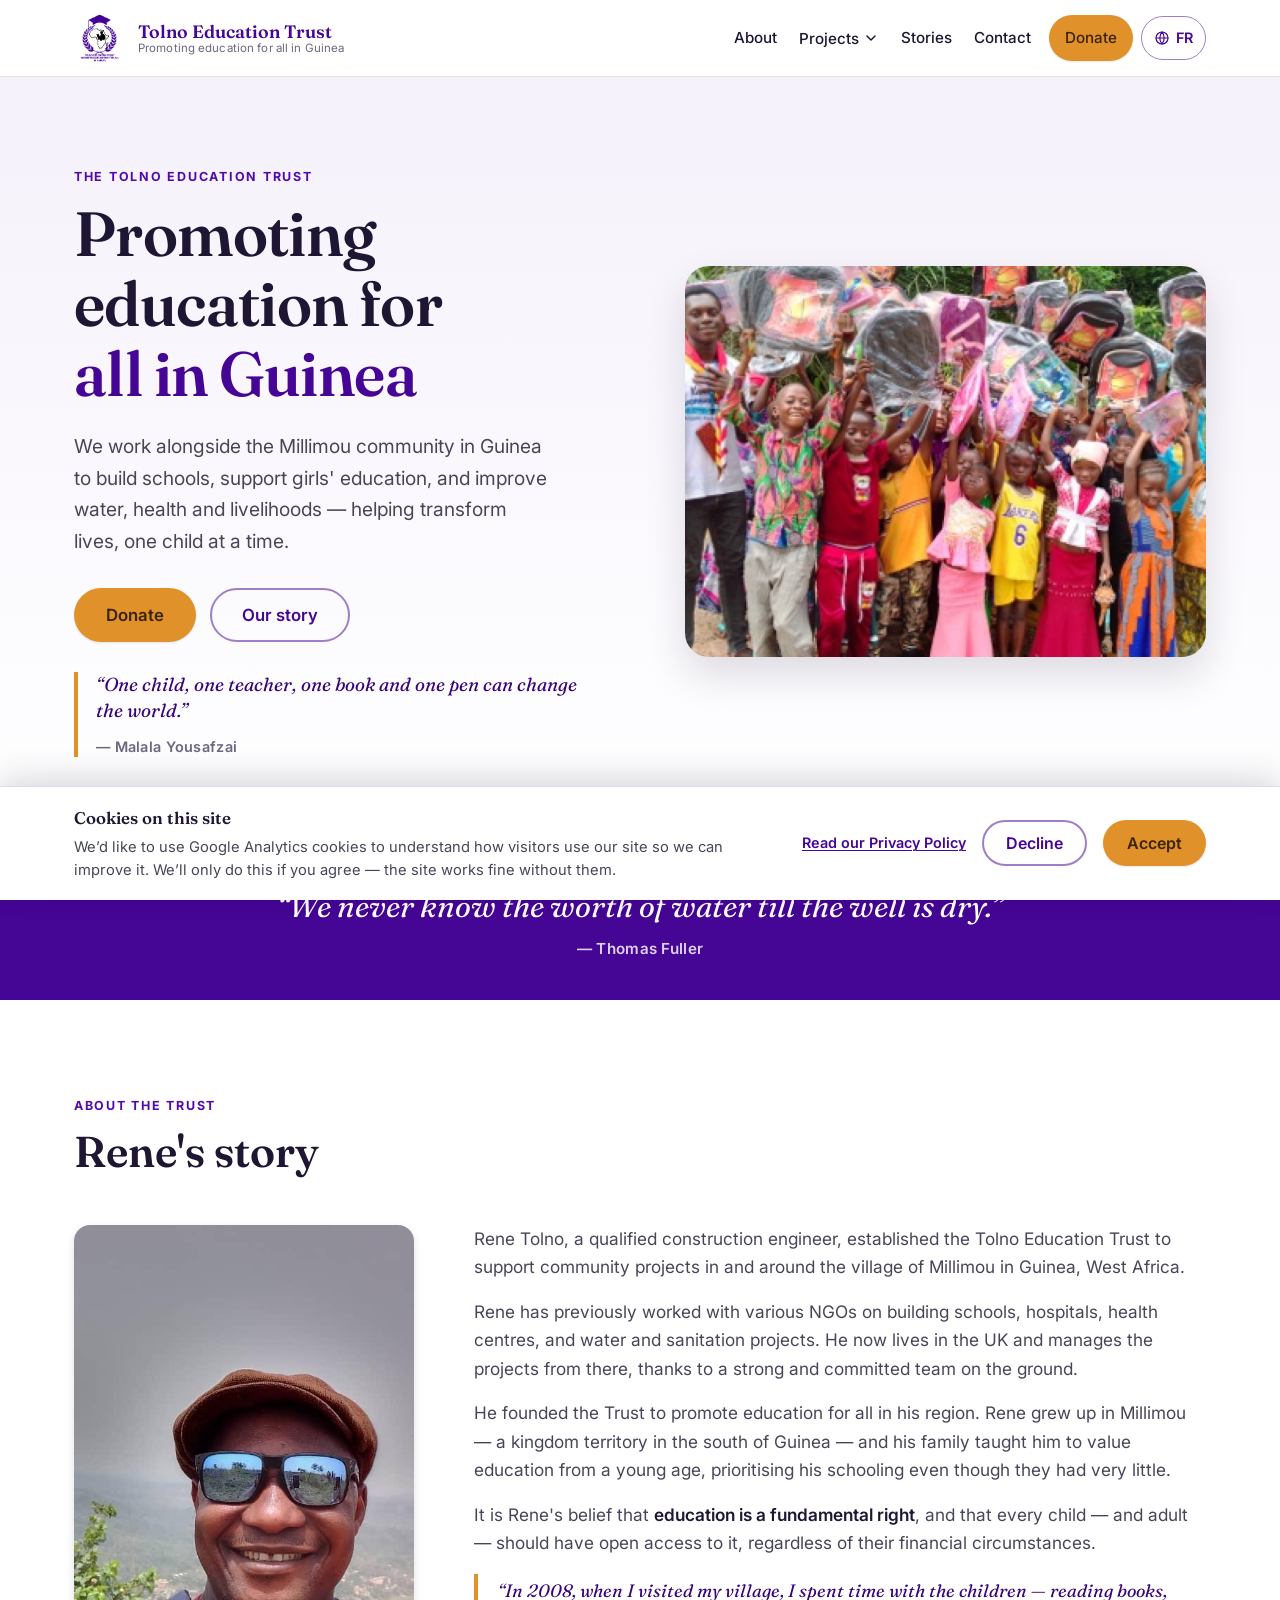
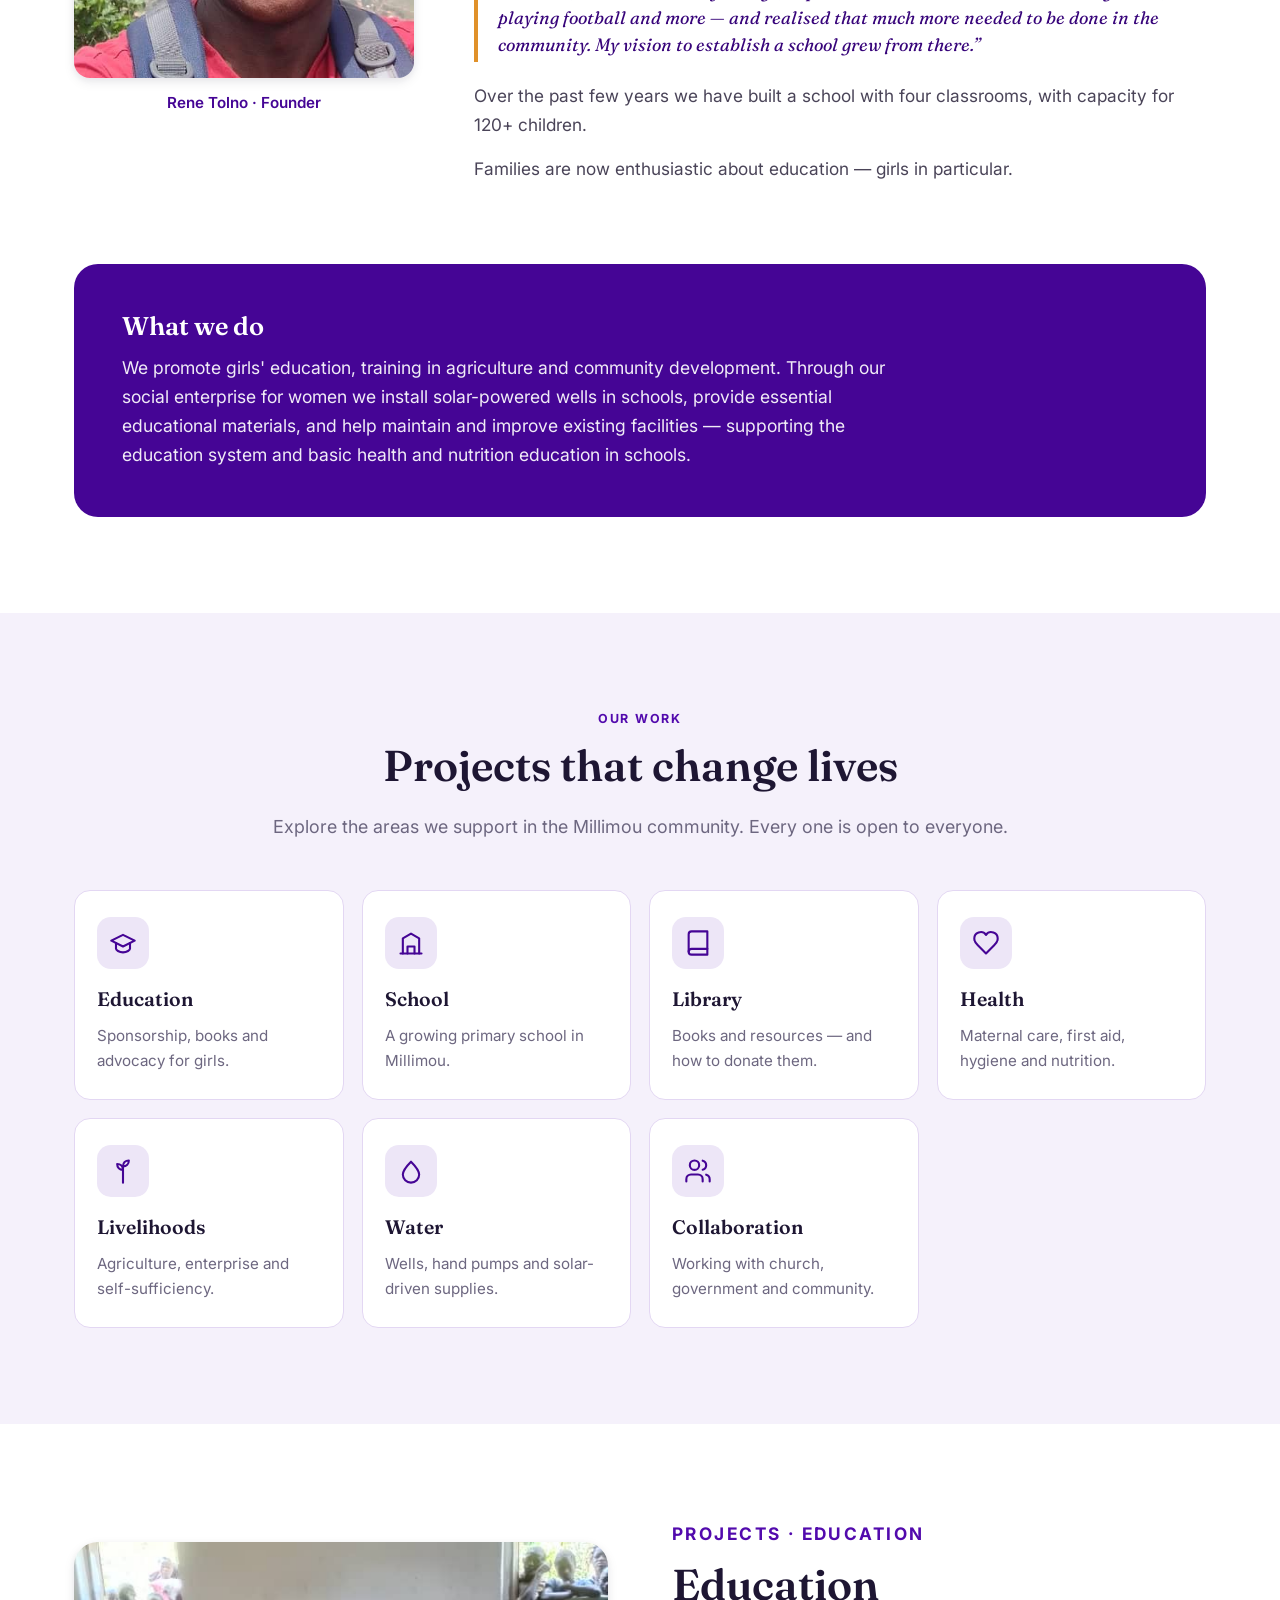
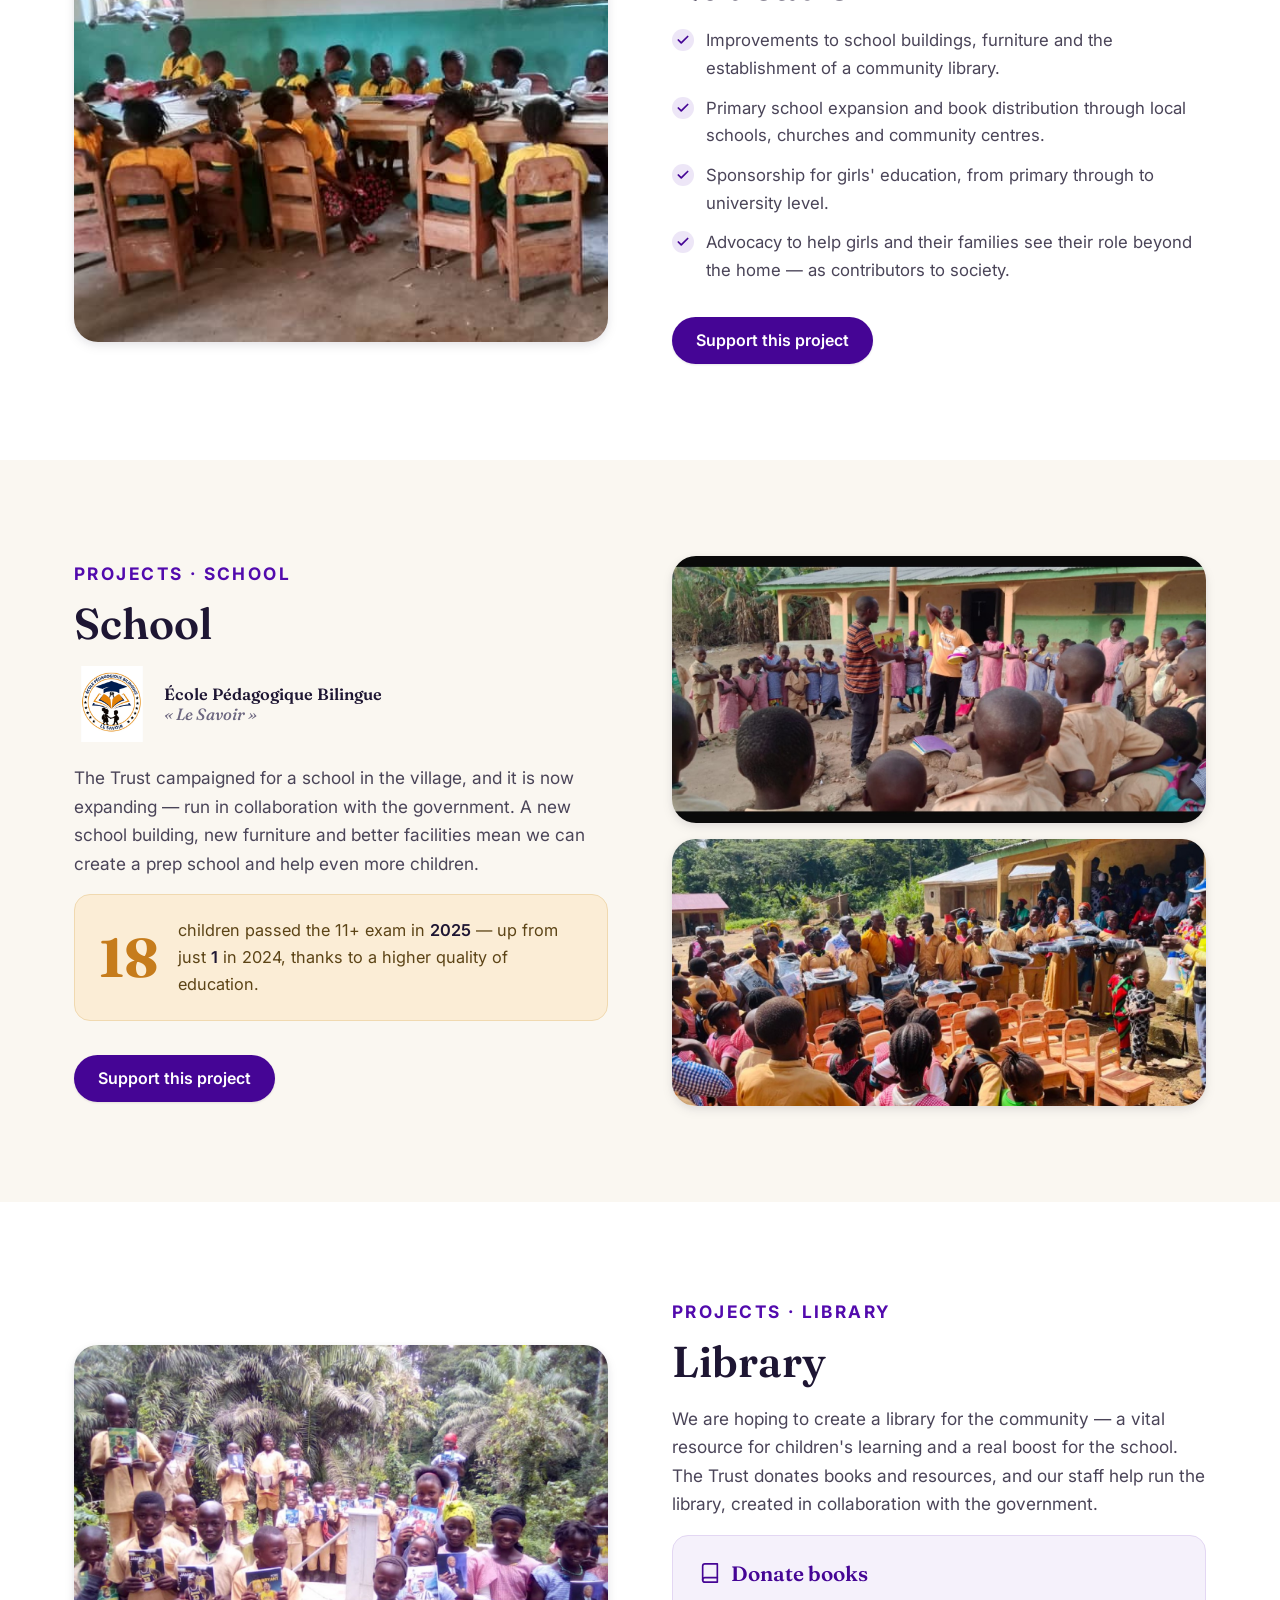
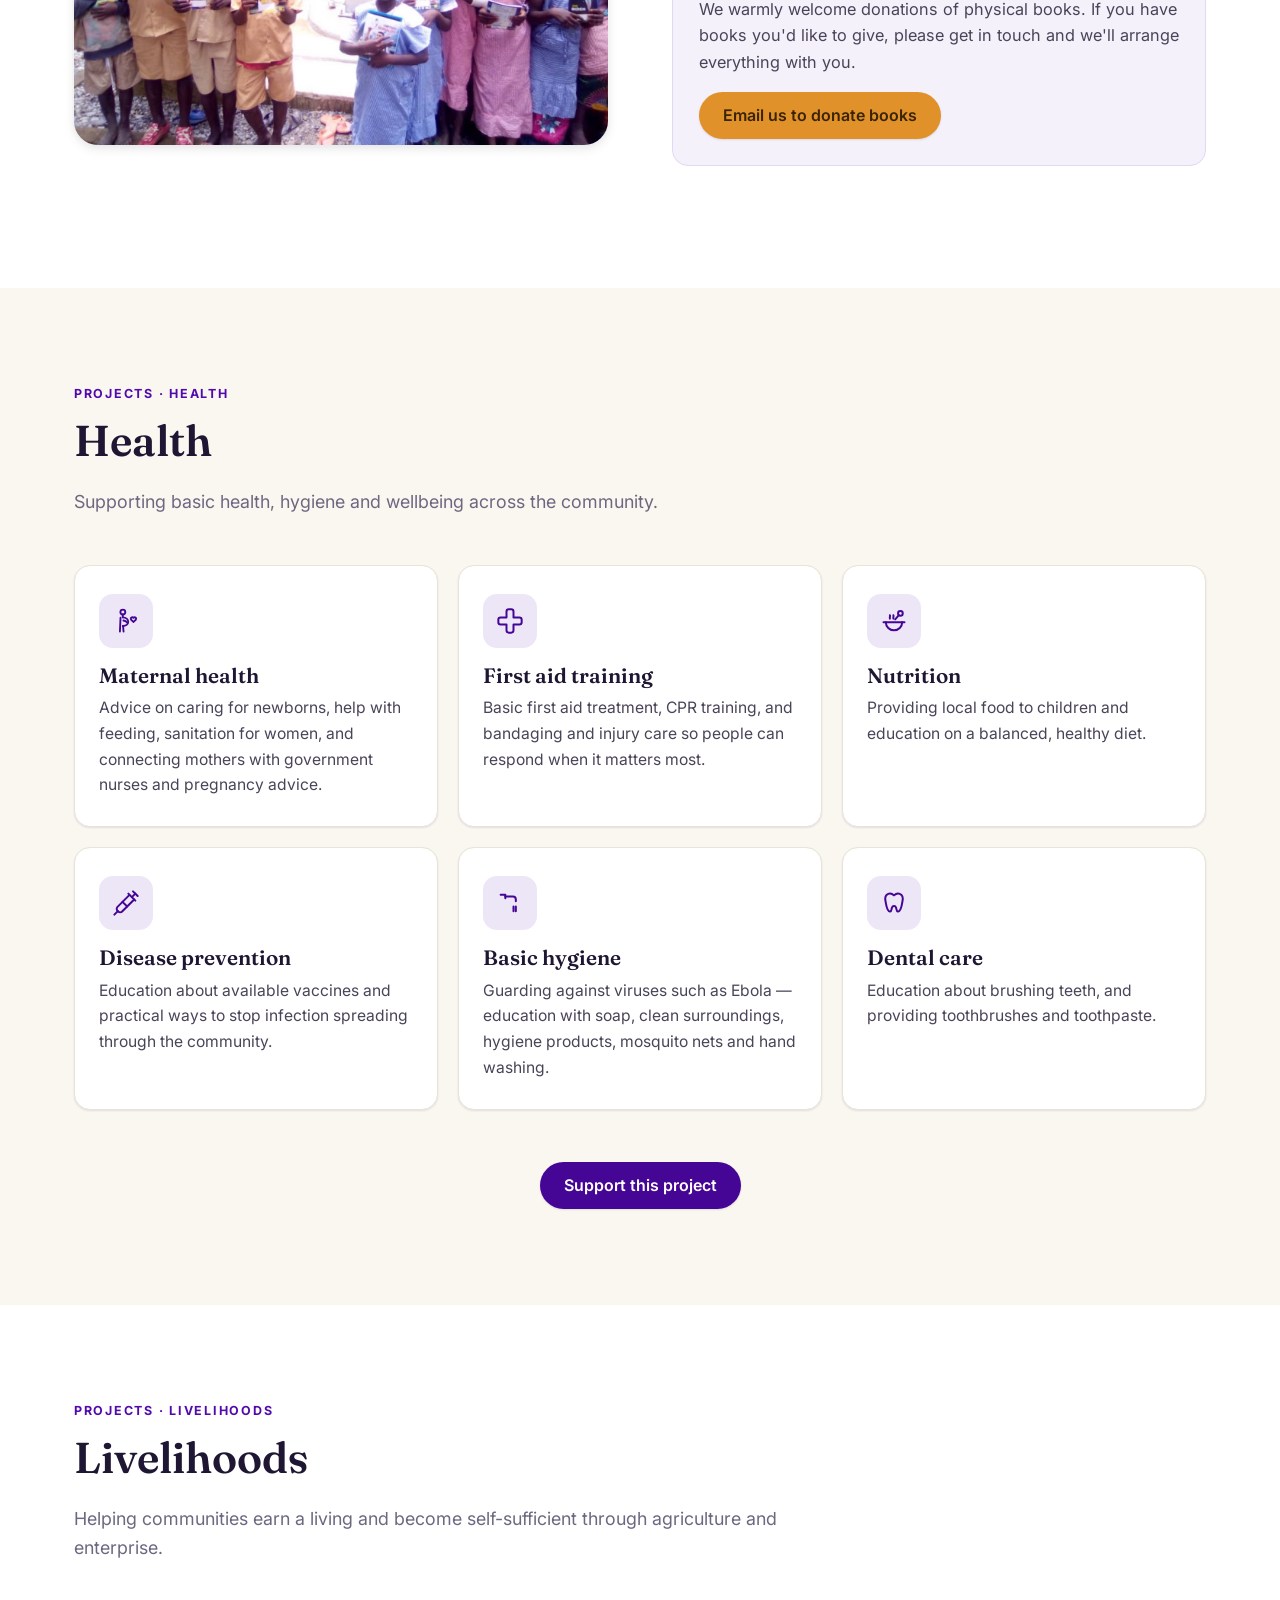
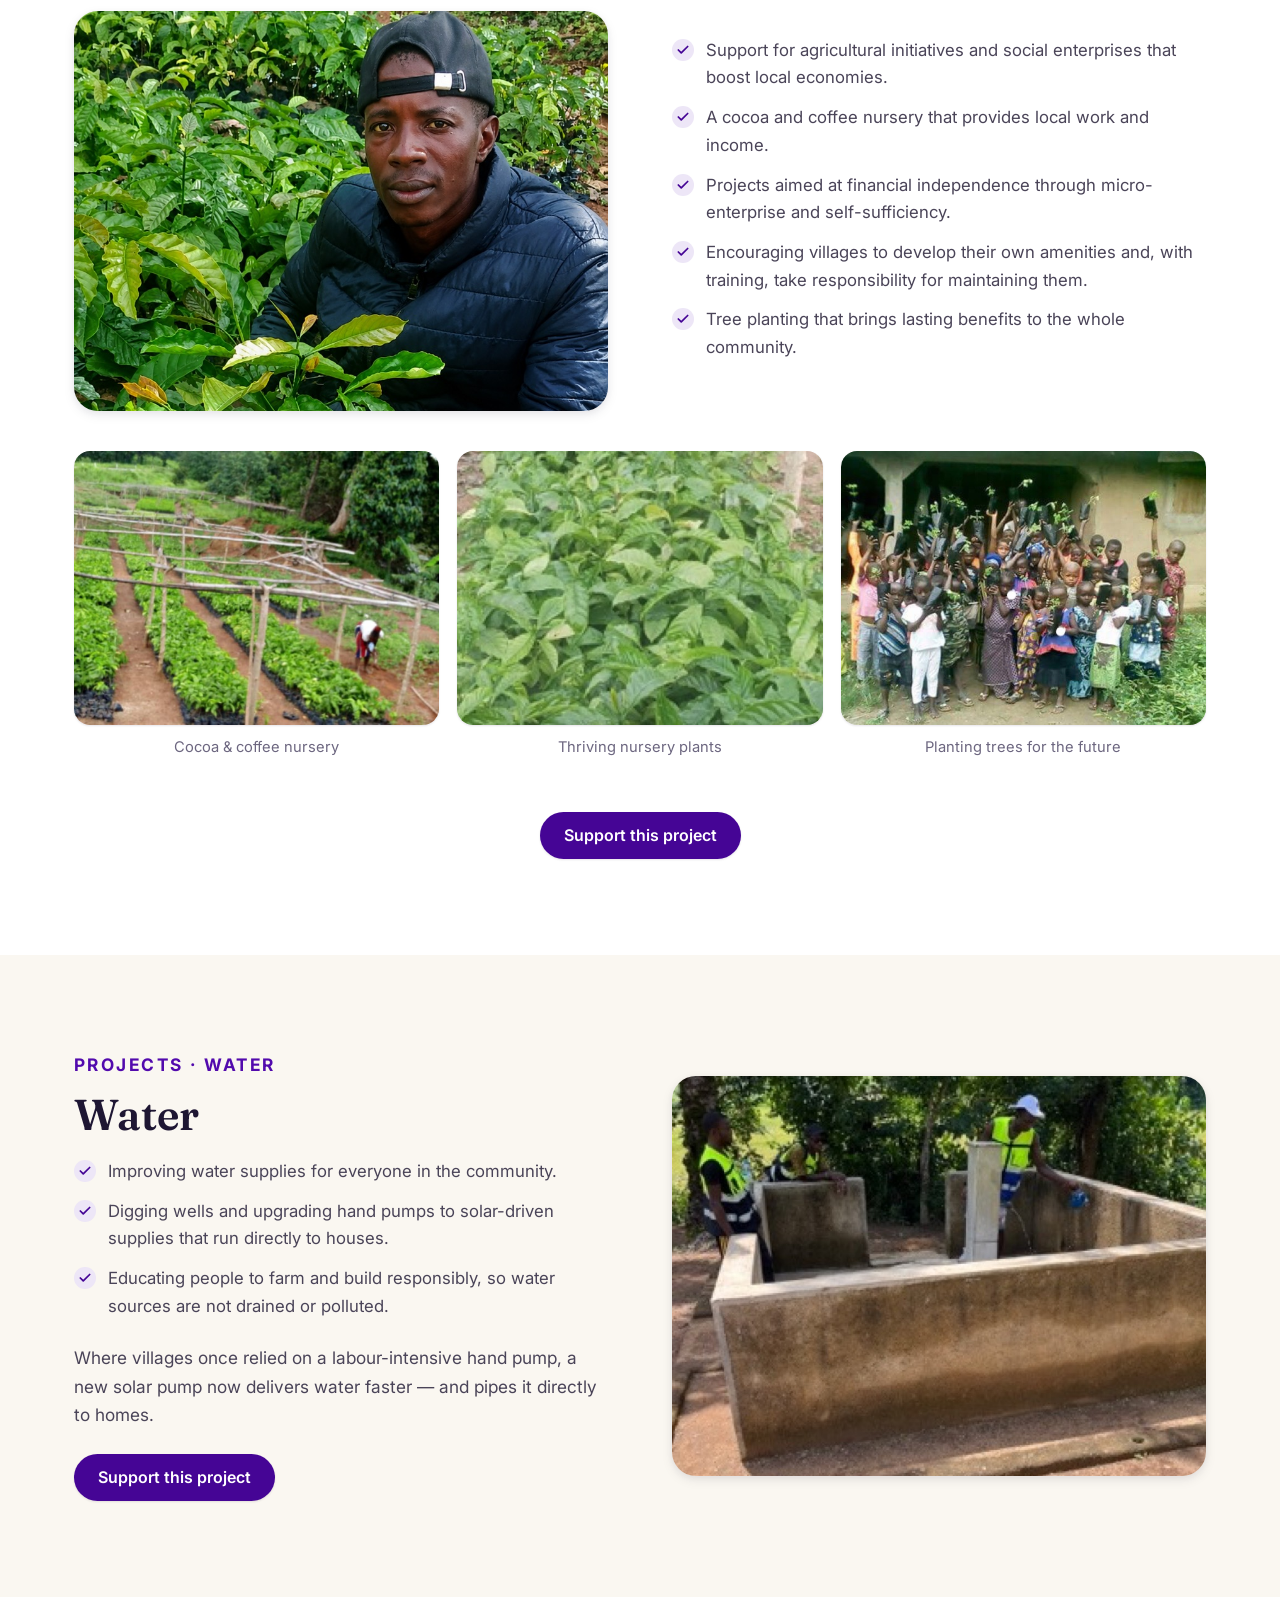
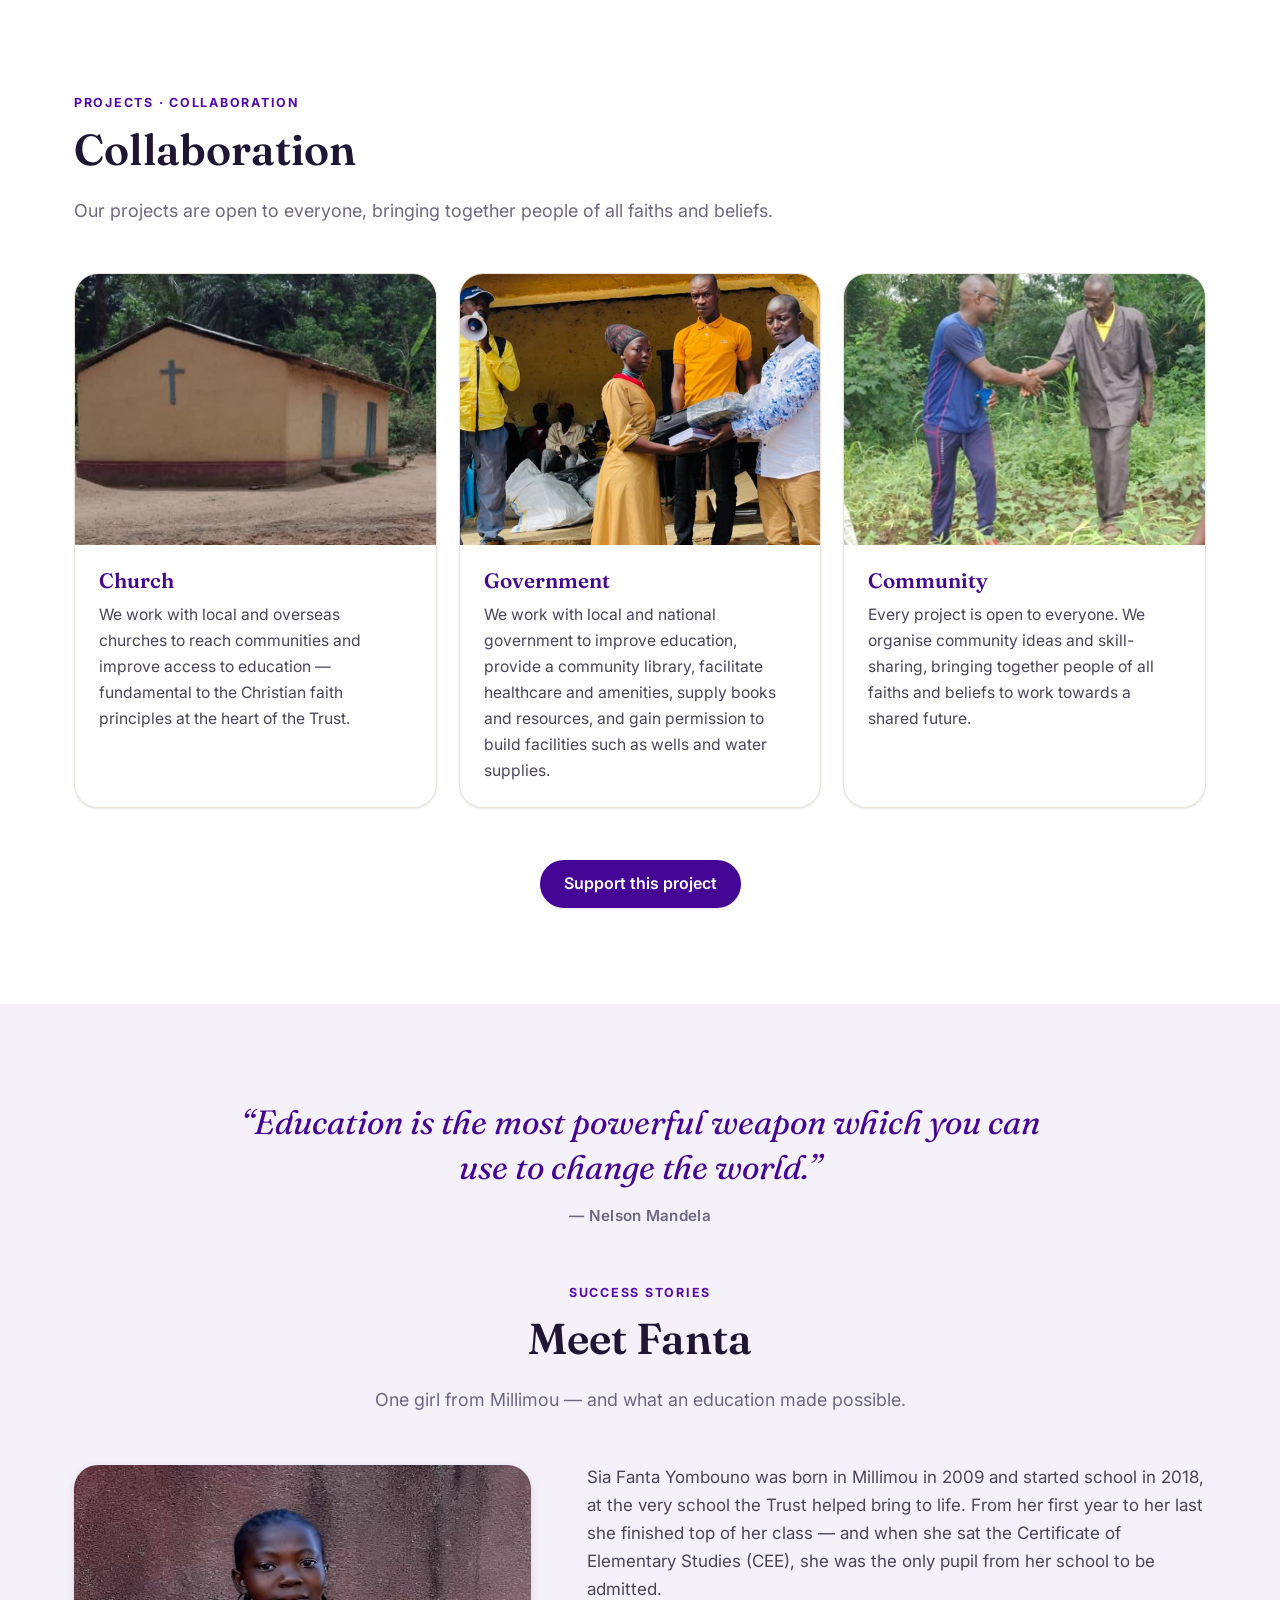
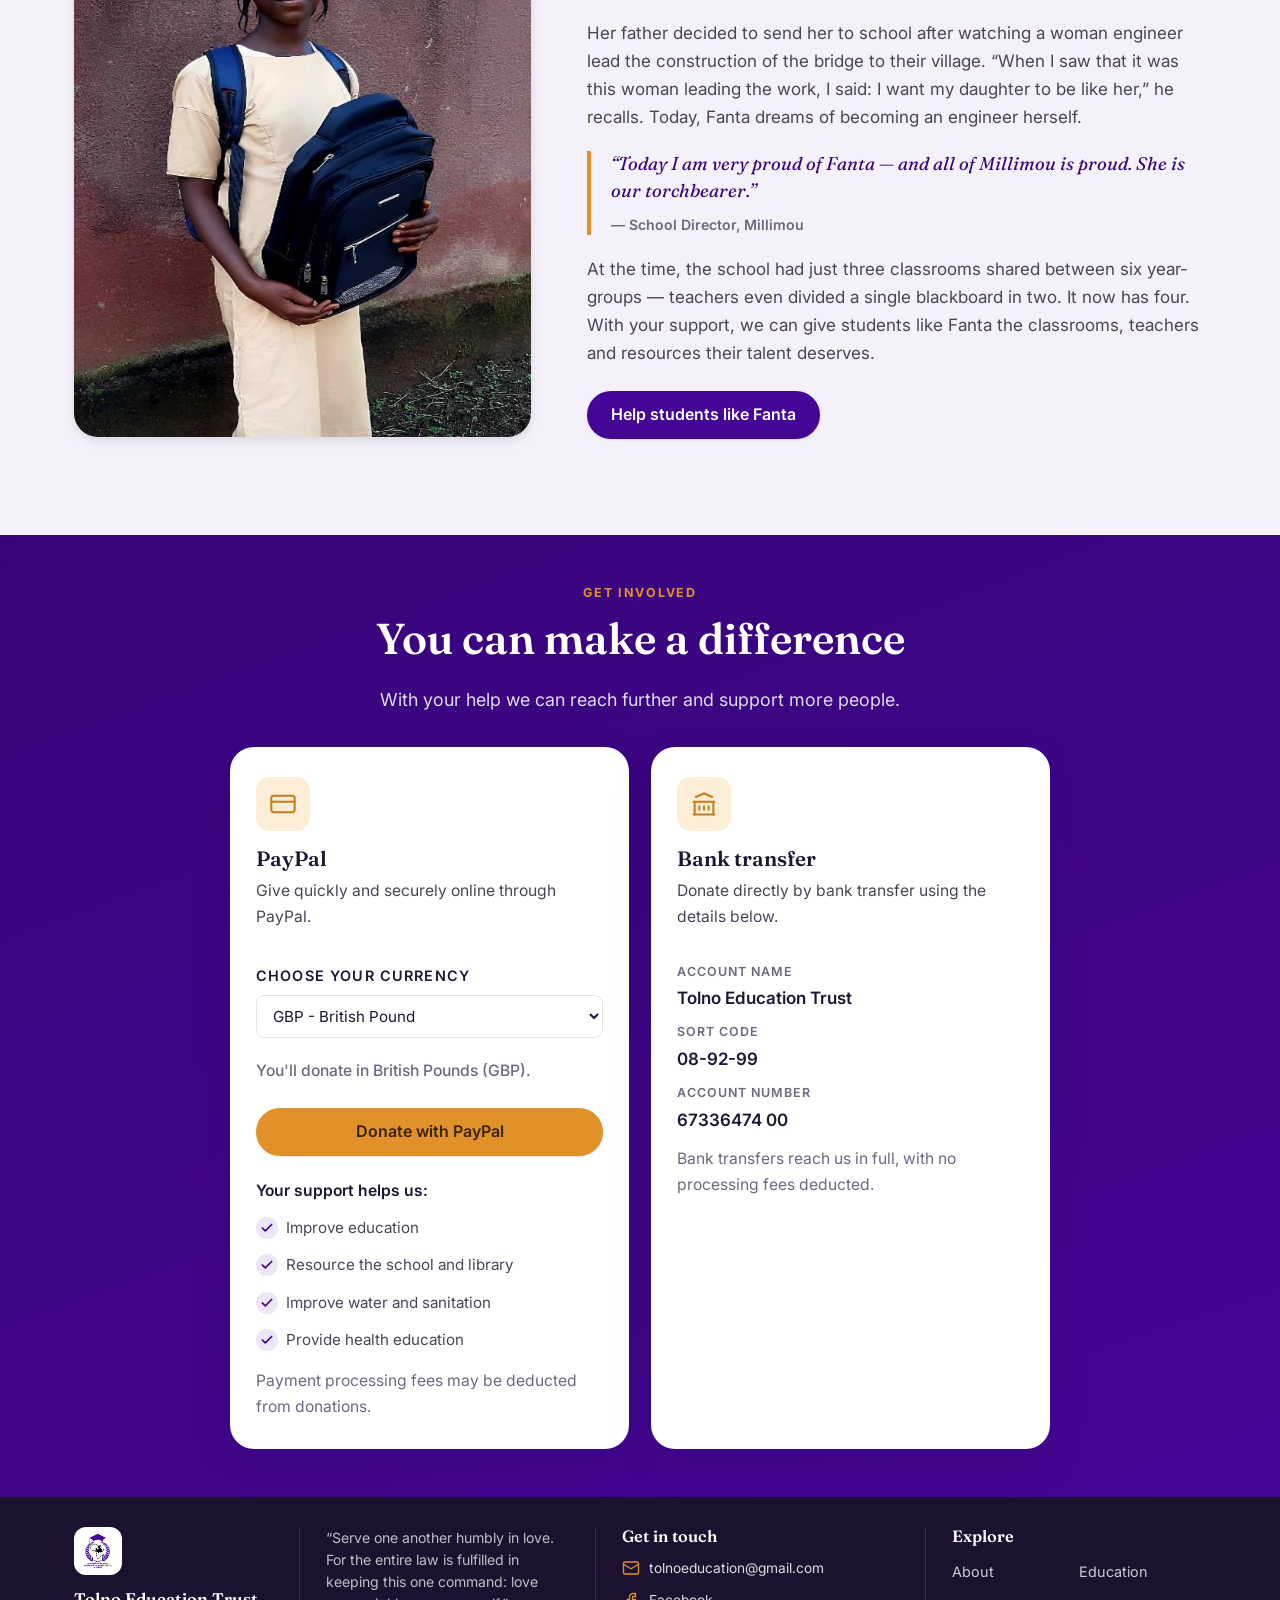
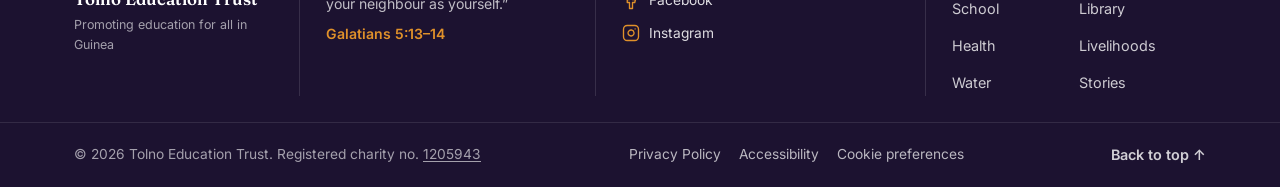
<file: index.html>
<!DOCTYPE html>
<html lang="en">
<head>
  <meta charset="UTF-8" />
  <meta name="viewport" content="width=device-width, initial-scale=1.0" />
  <meta name="google-site-verification" content="jzdlAojdEf1G-wKzyQj4UkTMoy0KE_SbY4dZdJHAqhQ" />
  <meta name="msvalidate.01" content="E0F57A68D6D288099392A4B033CF76C7" />
  <title>Tolno Education Trust — Promoting Education for All in Guinea</title>
  <meta name="description" content="The Tolno Education Trust promotes education for all in Guinea — building schools, supporting girls' education, and improving water, health and livelihoods in the Millimou community." />
  <meta name="theme-color" content="#450595" />
  <meta name="robots" content="index, follow" />
  <link rel="canonical" href="https://www.tolnoeducationtrust.org.uk/" />

  <!-- Open Graph -->
  <meta property="og:title" content="Tolno Education Trust — Promoting Education for All in Guinea" />
  <meta property="og:description" content="Supporting education, water, health and livelihoods in the Millimou community in Guinea." />
  <meta property="og:type" content="website" />
  <meta property="og:url" content="https://www.tolnoeducationtrust.org.uk/" />
  <meta property="og:image" content="https://www.tolnoeducationtrust.org.uk/images/hero-children.jpg" />

  <!-- Structured data: charity / nonprofit organisation -->
  <script type="application/ld+json">
  {
    "@context": "https://schema.org",
    "@type": "NGO",
    "name": "Tolno Education Trust",
    "alternateName": "Tolno Education Trust",
    "url": "https://www.tolnoeducationtrust.org.uk/",
    "logo": "https://www.tolnoeducationtrust.org.uk/images/logo.png",
    "description": "The Tolno Education Trust promotes education for all in Guinea — building schools, supporting girls' education, and improving water, health and livelihoods in the Millimou community.",
    "email": "tolnoeducation@gmail.com",
    "areaServed": "Millimou, Guinea",
    "identifier": {
      "@type": "PropertyValue",
      "name": "UK Charity Number",
      "value": "1205943"
    }
  }
  </script>

  <link rel="icon" type="image/png" href="images/logo.png" />

  <!-- Fonts: Fraunces (warm serif headings) + Inter (clean body) -->
  <link rel="preconnect" href="https://fonts.googleapis.com" />
  <link rel="preconnect" href="https://fonts.gstatic.com" crossorigin />
  <link href="https://fonts.googleapis.com/css2?family=Fraunces:opsz,wght@9..144,400;9..144,500;9..144,600;9..144,700&family=Inter:wght@400;500;600;700&display=swap" rel="stylesheet" />

  <link rel="stylesheet" href="css/styles.css?v=33" />
</head>
<body>
  <a class="skip-link" href="#main" data-i18n="skip">Skip to main content</a>

  <!-- ============ HEADER / NAV ============ -->
  <header class="site-header" id="siteHeader">
    <div class="container header-inner">
      <a class="brand" href="#top" aria-label="Tolno Education Trust — home">
        <img src="images/logo.png" alt="Tolno Education Trust logo" class="brand-logo" width="56" height="56" />
        <span class="brand-text">
          <span class="brand-name">Tolno Education Trust</span>
          <span class="brand-tag" data-i18n="brand.tag">Promoting education for all in Guinea</span>
        </span>
      </a>

      <div class="header-actions">
        <nav class="primary-nav" id="primaryNav" aria-label="Primary">
          <ul class="nav-list">
            <li><a href="#about" data-i18n="nav.about">About</a></li>
            <li class="has-dropdown">
              <button class="dropdown-toggle" id="projectsToggle" aria-expanded="false" aria-controls="projectsMenu">
                <span data-i18n="nav.projects">Projects</span>
                <svg class="chevron" width="16" height="16" viewBox="0 0 24 24" fill="none" stroke="currentColor" stroke-width="2.2" stroke-linecap="round" stroke-linejoin="round" aria-hidden="true"><polyline points="6 9 12 15 18 9"></polyline></svg>
              </button>
              <ul class="dropdown-menu" id="projectsMenu">
                <li><a href="#education" data-i18n="t.education">Education</a></li>
                <li><a href="#school" data-i18n="t.school">School</a></li>
                <li><a href="#library" data-i18n="t.library">Library</a></li>
                <li><a href="#health" data-i18n="t.health">Health</a></li>
                <li><a href="#livelihoods" data-i18n="t.livelihoods">Livelihoods</a></li>
                <li><a href="#water" data-i18n="t.water">Water</a></li>
                <li><a href="#collaboration" data-i18n="t.collaboration">Collaboration</a></li>
              </ul>
            </li>
            <li><a href="#stories" data-i18n="nav.stories">Stories</a></li>
            <li><a href="#contact" data-i18n="nav.contact">Contact</a></li>
            <li class="nav-cta-item"><a href="#donate" class="btn btn-accent nav-cta" data-i18n="cta.donate">Donate</a></li>
          </ul>
        </nav>

        <button class="lang-toggle" id="langToggle" type="button" lang="fr" aria-label="Passer au français">
          <svg viewBox="0 0 24 24" fill="none" stroke="currentColor" stroke-width="1.8" stroke-linecap="round" stroke-linejoin="round" aria-hidden="true"><circle cx="12" cy="12" r="9"/><path d="M3 12h18"/><path d="M12 3a14 14 0 0 1 0 18 14 14 0 0 1 0-18Z"/></svg>
          <span class="lang-label">FR</span>
        </button>

        <button class="nav-toggle" id="navToggle" aria-expanded="false" aria-controls="primaryNav" aria-label="Open menu">
          <span class="nav-toggle-bar"></span>
          <span class="nav-toggle-bar"></span>
          <span class="nav-toggle-bar"></span>
        </button>
      </div>
    </div>
  </header>

  <main id="main">
    <span id="top"></span>

    <!-- ============ HERO ============ -->
    <section class="hero" id="hero">
      <div class="container hero-grid">
        <div class="hero-copy">
          <p class="eyebrow" data-i18n="hero.eyebrow">The Tolno Education Trust</p>
          <h1 data-i18n="hero.h1">Promoting education for<br /><span class="hl">all in Guinea</span></h1>
          <p class="hero-lead" data-i18n="hero.lead">
            We work alongside the Millimou community in Guinea to build schools,
            support girls' education, and improve water, health and livelihoods —
            helping transform lives, one child at a time.
          </p>
          <div class="hero-actions">
            <a href="#donate" class="btn btn-accent btn-lg" data-i18n="cta.donate">Donate</a>
            <a href="#about" class="btn btn-outline btn-lg" data-i18n="cta.ourStory">Our story</a>
          </div>
          <p class="hero-verse" data-i18n="hero.verse">
            <span aria-hidden="true">&ldquo;</span>One child, one teacher, one book and one pen can change the world.<span aria-hidden="true">&rdquo;</span>
            <cite class="quote-author">Malala Yousafzai</cite>
          </p>
        </div>
        <div class="hero-media">
          <img src="images/hero-children.jpg"
               alt="Children and community leaders in Guinea celebrating together, holding resources provided by the Trust"
               width="1600" height="720" fetchpriority="high" />
        </div>
      </div>
    </section>

    <!-- ============ QUOTE STRIP ============ -->
    <section class="quote-strip" aria-label="Our guiding thought">
      <div class="container">
        <p data-i18n="quote.water">&ldquo;We never know the worth of water till the well is dry.&rdquo;<cite class="quote-author">Thomas Fuller</cite></p>
      </div>
    </section>

    <!-- ============ ABOUT ============ -->
    <section class="section about" id="about">
      <div class="container">
        <div class="section-head">
          <p class="eyebrow" data-i18n="about.eyebrow">About the Trust</p>
          <h2 data-i18n="about.h2">Rene's story</h2>
        </div>

        <div class="about-grid">
          <div class="about-media">
            <img src="images/rene-tolno.jpg?v=2" alt="Rene Tolno, founder of the Tolno Education Trust" width="900" height="1200" loading="lazy" />
            <p class="about-caption" data-i18n="about.caption">Rene Tolno · Founder</p>
          </div>
          <div class="about-body">
            <p data-i18n="about.p1">
              Rene Tolno, a qualified construction engineer, established the Tolno Education Trust
              to support community projects in and around the village of Millimou in Guinea, West Africa.
            </p>
            <p data-i18n="about.p2">
              Rene has previously worked with various NGOs on building schools, hospitals, health
              centres, and water and sanitation projects. He now lives in the UK and manages the
              projects from there, thanks to a strong and committed team on the ground.
            </p>
            <p data-i18n="about.p3">
              He founded the Trust to promote education for all in his region. Rene grew up in
              Millimou — a kingdom territory in the south of Guinea — and his family taught him to
              value education from a young age, prioritising his schooling even though they had very little.
            </p>
            <p data-i18n="about.p4">
              It is Rene's belief that <strong>education is a fundamental right</strong>, and that every
              child — and adult — should have open access to it, regardless of their financial circumstances.
            </p>
            <blockquote class="about-quote" data-i18n="about.quote">
              &ldquo;In 2008, when I visited my village, I spent time with the children — reading books,
              playing football and more — and realised that much more needed to be done in the community.
              My vision to establish a school grew from there.&rdquo;
            </blockquote>
            <p data-i18n="about.p5">
              Over the past few years we have built a school with four classrooms, with capacity for
              120+ children.
            </p>
            <p data-i18n="about.p6">
              Families are now enthusiastic about education — girls in particular.
            </p>
          </div>
        </div>

        <!-- What we do -->
        <div class="what-we-do">
          <h3 data-i18n="about.wwdH">What we do</h3>
          <p data-i18n="about.wwdP">
            We promote girls' education, training in agriculture and community development.
            Through our social enterprise for women we install solar-powered wells in schools,
            provide essential educational materials, and help maintain and improve existing
            facilities — supporting the education system and basic health and nutrition
            education in schools.
          </p>
        </div>
      </div>
    </section>

    <!-- ============ PROJECTS HUB ============ -->
    <section class="section projects-hub" id="projects">
      <div class="container">
        <div class="section-head center">
          <p class="eyebrow" data-i18n="hub.eyebrow">Our work</p>
          <h2 data-i18n="hub.h2">Projects that change lives</h2>
          <p class="section-sub" data-i18n="hub.sub">Explore the areas we support in the Millimou community. Every one is open to everyone.</p>
        </div>

        <div class="hub-grid">
          <a class="hub-card" href="#education">
            <span class="hub-icon" aria-hidden="true">
              <svg viewBox="0 0 24 24" fill="none" stroke="currentColor" stroke-width="1.8" stroke-linecap="round" stroke-linejoin="round"><path d="M22 10 12 5 2 10l10 5 10-5Z"/><path d="M6 12v5c0 1 2.5 3 6 3s6-2 6-3v-5"/></svg>
            </span>
            <span class="hub-title" data-i18n="t.education">Education</span>
            <span class="hub-desc" data-i18n="hub.education.desc">Sponsorship, books and advocacy for girls.</span>
          </a>

          <a class="hub-card" href="#school">
            <span class="hub-icon" aria-hidden="true">
              <svg viewBox="0 0 24 24" fill="none" stroke="currentColor" stroke-width="1.8" stroke-linecap="round" stroke-linejoin="round"><path d="M3 21h18"/><path d="M5 21V8l7-4 7 4v13"/><path d="M9 21v-6h6v6"/></svg>
            </span>
            <span class="hub-title" data-i18n="t.school">School</span>
            <span class="hub-desc" data-i18n="hub.school.desc">A growing primary school in Millimou.</span>
          </a>

          <a class="hub-card" href="#library">
            <span class="hub-icon" aria-hidden="true">
              <svg viewBox="0 0 24 24" fill="none" stroke="currentColor" stroke-width="1.8" stroke-linecap="round" stroke-linejoin="round"><path d="M4 19.5A2.5 2.5 0 0 1 6.5 17H20"/><path d="M6.5 2H20v20H6.5A2.5 2.5 0 0 1 4 19.5v-15A2.5 2.5 0 0 1 6.5 2Z"/></svg>
            </span>
            <span class="hub-title" data-i18n="t.library">Library</span>
            <span class="hub-desc" data-i18n="hub.library.desc">Books and resources — and how to donate them.</span>
          </a>

          <a class="hub-card" href="#health">
            <span class="hub-icon" aria-hidden="true">
              <svg viewBox="0 0 24 24" fill="none" stroke="currentColor" stroke-width="1.8" stroke-linecap="round" stroke-linejoin="round"><path d="M19 14c1.5-1.5 3-3.2 3-5.5A5.5 5.5 0 0 0 12 5 5.5 5.5 0 0 0 2 8.5c0 2.3 1.5 4 3 5.5l7 7Z"/></svg>
            </span>
            <span class="hub-title" data-i18n="t.health">Health</span>
            <span class="hub-desc" data-i18n="hub.health.desc">Maternal care, first aid, hygiene and nutrition.</span>
          </a>

          <a class="hub-card" href="#livelihoods">
            <span class="hub-icon" aria-hidden="true">
              <svg viewBox="0 0 24 24" fill="none" stroke="currentColor" stroke-width="1.8" stroke-linecap="round" stroke-linejoin="round"><path d="M12 22V8"/><path d="M12 8c0-3 2-5 5-5 0 3-2 5-5 5Z"/><path d="M12 11c0-3-2-5-5-5 0 3 2 5 5 5Z"/></svg>
            </span>
            <span class="hub-title" data-i18n="t.livelihoods">Livelihoods</span>
            <span class="hub-desc" data-i18n="hub.livelihoods.desc">Agriculture, enterprise and self-sufficiency.</span>
          </a>

          <a class="hub-card" href="#water">
            <span class="hub-icon" aria-hidden="true">
              <svg viewBox="0 0 24 24" fill="none" stroke="currentColor" stroke-width="1.8" stroke-linecap="round" stroke-linejoin="round"><path d="M12 22a7 7 0 0 0 7-7c0-3-2.5-6.5-7-11-4.5 4.5-7 8-7 11a7 7 0 0 0 7 7Z"/></svg>
            </span>
            <span class="hub-title" data-i18n="t.water">Water</span>
            <span class="hub-desc" data-i18n="hub.water.desc">Wells, hand pumps and solar-driven supplies.</span>
          </a>

          <a class="hub-card" href="#collaboration">
            <span class="hub-icon" aria-hidden="true">
              <svg viewBox="0 0 24 24" fill="none" stroke="currentColor" stroke-width="1.8" stroke-linecap="round" stroke-linejoin="round"><path d="M16 21v-2a4 4 0 0 0-4-4H6a4 4 0 0 0-4 4v2"/><circle cx="9" cy="7" r="4"/><path d="M22 21v-2a4 4 0 0 0-3-3.87"/><path d="M16 3.13a4 4 0 0 1 0 7.75"/></svg>
            </span>
            <span class="hub-title" data-i18n="t.collaboration">Collaboration</span>
            <span class="hub-desc" data-i18n="hub.collaboration.desc">Working with church, government and community.</span>
          </a>
        </div>
      </div>
    </section>

    <!-- ============ EDUCATION ============ -->
    <section class="section project" id="education">
      <div class="container project-grid">
        <div class="project-media">
          <img src="images/education-classroom.jpg" alt="Children learning at their desks inside a Tolno Education Trust classroom in Millimou" width="960" height="432" loading="lazy" />
        </div>
        <div class="project-body">
          <p class="eyebrow" data-i18n="eye.education">Projects · Education</p>
          <h2 data-i18n="t.education">Education</h2>
          <ul class="tick-list">
            <li data-i18n="edu.li1">Improvements to school buildings, furniture and the establishment of a community library.</li>
            <li data-i18n="edu.li2">Primary school expansion and book distribution through local schools, churches and community centres.</li>
            <li data-i18n="edu.li3">Sponsorship for girls' education, from primary through to university level.</li>
            <li data-i18n="edu.li4">Advocacy to help girls and their families see their role beyond the home — as contributors to society.</li>
          </ul>
          <a href="#donate" class="btn btn-primary support-btn" data-i18n="cta.support">Support this project</a>
        </div>
      </div>
    </section>

    <!-- ============ SCHOOL ============ -->
    <section class="section project alt" id="school">
      <div class="container project-grid reverse">
        <div class="project-media stacked">
          <img src="images/school-teaching.jpg" alt="A teacher leading a lesson with pupils outside the Millimou school building" width="1400" height="700" loading="lazy" />
          <img src="images/school-ceremony.jpg" alt="Children gathered at the Millimou school for a distribution of new furniture and resources" width="1400" height="700" loading="lazy" />
        </div>
        <div class="project-body">
          <p class="eyebrow" data-i18n="eye.school">Projects · School</p>
          <h2 data-i18n="t.school">School</h2>
          <div class="school-badge">
            <img src="images/school-logo.png" alt="École Pédagogique Bilingue « Le Savoir » school logo" width="76" height="76" loading="lazy" />
            <span class="school-badge-name">École Pédagogique Bilingue<br /><em>&laquo;&nbsp;Le Savoir&nbsp;&raquo;</em></span>
          </div>
          <p data-i18n="school.p">
            The Trust campaigned for a school in the village, and it is now expanding — run in
            collaboration with the government. A new school building, new furniture and better
            facilities mean we can create a prep school and help even more children.
          </p>
          <div class="highlight-card">
            <div class="highlight-num">18</div>
            <div class="highlight-text" data-i18n="school.highlight">
              children passed the 11+ exam in <strong>2025</strong> — up from just <strong>1</strong> in 2024,
              thanks to a higher quality of education.
            </div>
          </div>
          <a href="#donate" class="btn btn-primary support-btn" data-i18n="cta.support">Support this project</a>
        </div>
      </div>
    </section>

    <!-- ============ LIBRARY ============ -->
    <section class="section project" id="library">
      <div class="container project-grid">
        <div class="project-media">
          <img src="images/library-books.jpg" alt="Children in Millimou holding books they have received from the Trust" width="1400" height="900" loading="lazy" />
        </div>
        <div class="project-body">
          <p class="eyebrow" data-i18n="eye.library">Projects · Library</p>
          <h2 data-i18n="t.library">Library</h2>
          <p data-i18n="library.p">
            We are hoping to create a library for the community — a vital resource for children's
            learning and a real boost for the school. The Trust donates books and resources, and
            our staff help run the library, created in collaboration with the government.
          </p>

          <div class="book-donate">
            <h3>
              <svg width="22" height="22" viewBox="0 0 24 24" fill="none" stroke="currentColor" stroke-width="1.8" stroke-linecap="round" stroke-linejoin="round" aria-hidden="true"><path d="M4 19.5A2.5 2.5 0 0 1 6.5 17H20"/><path d="M6.5 2H20v20H6.5A2.5 2.5 0 0 1 4 19.5v-15A2.5 2.5 0 0 1 6.5 2Z"/></svg>
              <span data-i18n="lib.donateHead">Donate books</span>
            </h3>
            <p data-i18n="lib.donateP">
              We warmly welcome donations of physical books. If you have books you'd like to give,
              please get in touch and we'll arrange everything with you.
            </p>
            <a class="btn btn-accent" href="mailto:tolnoeducation@gmail.com?subject=Book%20donation%20for%20Tolno%20Education%20Trust" data-i18n="lib.emailBtn">
              Email us to donate books
            </a>
          </div>
        </div>
      </div>
    </section>

    <!-- ============ HEALTH (icon layout) ============ -->
    <section class="section project alt" id="health">
      <div class="container">
        <div class="section-head">
          <p class="eyebrow" data-i18n="eye.health">Projects · Health</p>
          <h2 data-i18n="t.health">Health</h2>
          <p class="section-sub" data-i18n="health.sub">Supporting basic health, hygiene and wellbeing across the community.</p>
        </div>

        <div class="health-grid">
          <div class="health-card">
            <span class="health-icon" aria-hidden="true">
              <svg viewBox="0 0 24 24" fill="none" stroke="currentColor" stroke-width="1.6" stroke-linecap="round" stroke-linejoin="round"><circle cx="9.3" cy="4.3" r="2.1"/><path d="M9.3 6.4c-.2 1-.2 1.7 0 2.5"/><path d="M9.3 8.9c2.6 0 4.6 1.7 4.6 3.8s-2 3.6-4.6 3.6"/><path d="M7.3 9.2 6.8 21"/><path d="M9.5 16.3 9.9 21"/><path d="M9.8 11.6c1.3.2 2.5.9 3.3 1.9"/><path d="M18.4 9.3c.85-.95 2.3-.4 2.3.75 0 .95-1.15 1.8-2.3 2.75-1.15-.95-2.3-1.8-2.3-2.75 0-1.15 1.45-1.7 2.3-.75Z"/></svg>
            </span>
            <h3 data-i18n="health.maternalH">Maternal health</h3>
            <p data-i18n="health.maternalP">Advice on caring for newborns, help with feeding, sanitation for women, and connecting mothers with government nurses and pregnancy advice.</p>
          </div>

          <div class="health-card">
            <span class="health-icon" aria-hidden="true">
              <svg viewBox="0 0 24 24" fill="none" stroke="currentColor" stroke-width="1.7" stroke-linecap="round" stroke-linejoin="round"><path d="M11 2a2 2 0 0 0-2 2v5H4a2 2 0 0 0-2 2v2a2 2 0 0 0 2 2h5v5a2 2 0 0 0 2 2h2a2 2 0 0 0 2-2v-5h5a2 2 0 0 0 2-2v-2a2 2 0 0 0-2-2h-5V4a2 2 0 0 0-2-2Z"/></svg>
            </span>
            <h3 data-i18n="health.firstaidH">First aid training</h3>
            <p data-i18n="health.firstaidP">Basic first aid treatment, CPR training, and bandaging and injury care so people can respond when it matters most.</p>
          </div>

          <div class="health-card">
            <span class="health-icon" aria-hidden="true">
              <svg viewBox="0 0 24 24" fill="none" stroke="currentColor" stroke-width="1.7" stroke-linecap="round" stroke-linejoin="round"><path d="M3 13h18"/><path d="M5 13a7 7 0 0 0 14 0"/><circle cx="17.5" cy="5.5" r="2"/><path d="M16.2 7 13 10.6"/><path d="M8.5 10c-.5-1 .4-1.9 0-2.9"/><path d="M11.5 10c-.5-1 .4-1.9 0-2.9"/></svg>
            </span>
            <h3 data-i18n="health.nutritionH">Nutrition</h3>
            <p data-i18n="health.nutritionP">Providing local food to children and education on a balanced, healthy diet.</p>
          </div>

          <div class="health-card">
            <span class="health-icon" aria-hidden="true">
              <svg viewBox="0 0 24 24" fill="none" stroke="currentColor" stroke-width="1.7" stroke-linecap="round" stroke-linejoin="round"><path d="m18 2 4 4"/><path d="m17 7 3-3"/><path d="M19 9 8.7 19.3c-.9.9-2.5.9-3.4 0l-.6-.6c-.9-.9-.9-2.5 0-3.4L15 5"/><path d="m9 11 4 4"/><path d="m5 19-3 3"/><path d="m14 4 6 6"/></svg>
            </span>
            <h3 data-i18n="health.diseaseH">Disease prevention</h3>
            <p data-i18n="health.diseaseP">Education about available vaccines and practical ways to stop infection spreading through the community.</p>
          </div>

          <div class="health-card">
            <span class="health-icon" aria-hidden="true">
              <svg viewBox="0 0 24 24" fill="none" stroke="currentColor" stroke-width="1.7" stroke-linecap="round" stroke-linejoin="round"><path d="M4 5h4v3"/><path d="M8 6.5h6.5a2.5 2.5 0 0 1 2.5 2.5v1.5"/><path d="M15 15v4M17 15v4"/></svg>
            </span>
            <h3 data-i18n="health.hygieneH">Basic hygiene</h3>
            <p data-i18n="health.hygieneP">Guarding against viruses such as Ebola — education with soap, clean surroundings, hygiene products, mosquito nets and hand washing.</p>
          </div>

          <div class="health-card">
            <span class="health-icon" aria-hidden="true">
              <svg viewBox="0 0 24 24" fill="none" stroke="currentColor" stroke-width="1.7" stroke-linecap="round" stroke-linejoin="round"><path d="M12 5.5C10.5 4 8.5 3.5 7 4.2 5 5 4 7.5 4.8 11c.5 2.3.7 4.5 1.7 6.5.6 1.2 1.5 2 2.3 1.8 1-.2 1-1.8 1.4-3.3.3-1 .8-1.5 1.8-1.5s1.5.5 1.8 1.5c.4 1.5.4 3.1 1.4 3.3.8.2 1.7-.6 2.3-1.8 1-2 1.2-4.2 1.7-6.5.8-3.5-.2-6-2.2-6.8-1.5-.7-3.5-.2-5 1.3Z"/></svg>
            </span>
            <h3 data-i18n="health.dentalH">Dental care</h3>
            <p data-i18n="health.dentalP">Education about brushing teeth, and providing toothbrushes and toothpaste.</p>
          </div>
        </div>

        <div class="section-cta">
          <a href="#donate" class="btn btn-primary support-btn" data-i18n="cta.support">Support this project</a>
        </div>
      </div>
    </section>

    <!-- ============ LIVELIHOODS ============ -->
    <section class="section project" id="livelihoods">
      <div class="container">
        <div class="section-head">
          <p class="eyebrow" data-i18n="eye.livelihoods">Projects · Livelihoods</p>
          <h2 data-i18n="t.livelihoods">Livelihoods</h2>
          <p class="section-sub" data-i18n="liv.sub">Helping communities earn a living and become self-sufficient through agriculture and enterprise.</p>
        </div>

        <div class="project-grid">
          <div class="project-media">
            <img src="images/livelihoods-coffee-nursery.jpg?v=2" alt="A community worker kneeling beside young coffee and cocoa plants in the nursery" width="848" height="1300" loading="lazy" style="object-position: top;" />
          </div>
          <div class="project-body">
            <ul class="tick-list">
              <li data-i18n="liv.li1">Support for agricultural initiatives and social enterprises that boost local economies.</li>
              <li data-i18n="liv.li2">A cocoa and coffee nursery that provides local work and income.</li>
              <li data-i18n="liv.li3">Projects aimed at financial independence through micro-enterprise and self-sufficiency.</li>
              <li data-i18n="liv.li4">Encouraging villages to develop their own amenities and, with training, take responsibility for maintaining them.</li>
              <li data-i18n="liv.li5">Tree planting that brings lasting benefits to the whole community.</li>
            </ul>
          </div>
        </div>

        <div class="gallery">
          <figure><img src="images/livelihoods-nursery-rows.jpg" alt="Long nursery beds of seedlings tended by a community worker" width="1500" height="700" loading="lazy" /><figcaption data-i18n="liv.cap1">Cocoa &amp; coffee nursery</figcaption></figure>
          <figure><img src="images/livelihoods-seedlings.jpg?v=2" alt="Rows of young plants growing in the community nursery" width="494" height="1100" loading="lazy" /><figcaption data-i18n="liv.cap2">Thriving nursery plants</figcaption></figure>
          <figure><img src="images/livelihoods-children-seedlings.jpg" alt="Children holding tree seedlings ready to plant" width="1300" height="900" loading="lazy" /><figcaption data-i18n="liv.cap3">Planting trees for the future</figcaption></figure>
        </div>

        <div class="section-cta">
          <a href="#donate" class="btn btn-primary support-btn" data-i18n="cta.support">Support this project</a>
        </div>
      </div>
    </section>

    <!-- ============ WATER ============ -->
    <section class="section project alt" id="water">
      <div class="container project-grid reverse">
        <div class="project-media">
          <img src="images/water-well.jpg" alt="A newly built concrete water reservoir in the community, with Trust workers alongside" width="1300" height="1000" loading="lazy" />
        </div>
        <div class="project-body">
          <p class="eyebrow" data-i18n="eye.water">Projects · Water</p>
          <h2 data-i18n="t.water">Water</h2>
          <ul class="tick-list">
            <li data-i18n="water.li1">Improving water supplies for everyone in the community.</li>
            <li data-i18n="water.li2">Digging wells and upgrading hand pumps to solar-driven supplies that run directly to houses.</li>
            <li data-i18n="water.li3">Educating people to farm and build responsibly, so water sources are not drained or polluted.</li>
          </ul>
          <p data-i18n="water.p">
            Where villages once relied on a labour-intensive hand pump, a new solar pump now
            delivers water faster — and pipes it directly to homes.
          </p>
          <a href="#donate" class="btn btn-primary support-btn" data-i18n="cta.support">Support this project</a>
        </div>
      </div>
    </section>

    <!-- ============ COLLABORATION ============ -->
    <section class="section project" id="collaboration">
      <div class="container">
        <div class="section-head">
          <p class="eyebrow" data-i18n="eye.collaboration">Projects · Collaboration</p>
          <h2 data-i18n="t.collaboration">Collaboration</h2>
          <p class="section-sub" data-i18n="collab.sub">Our projects are open to everyone, bringing together people of all faiths and beliefs.</p>
        </div>

        <div class="collab-grid">
          <article class="collab-card">
            <div class="collab-media">
              <img src="images/collaboration-church.jpg" alt="A local church in the Millimou community" width="1200" height="900" loading="lazy" style="object-position: center 32%;" />
            </div>
            <div class="collab-text">
              <h3 data-i18n="collab.churchH">Church</h3>
              <p data-i18n="collab.churchP">
                We work with local and overseas churches to reach communities and improve access
                to education — fundamental to the Christian faith principles at the heart of the Trust.
              </p>
            </div>
          </article>

          <article class="collab-card">
            <div class="collab-media">
              <img src="images/collaboration-government.jpg" alt="A student receiving books and resources from a community official at a Trust distribution event" width="1300" height="1200" loading="lazy" />
            </div>
            <div class="collab-text">
              <h3 data-i18n="collab.govH">Government</h3>
              <p data-i18n="collab.govP">
                We work with local and national government to improve education, provide a community
                library, facilitate healthcare and amenities, supply books and resources, and gain
                permission to build facilities such as wells and water supplies.
              </p>
            </div>
          </article>

          <article class="collab-card">
            <div class="collab-media">
              <img src="images/collaboration-handshake.jpg" alt="Two community members shaking hands over a field of crops" width="1100" height="900" loading="lazy" style="object-position: center 42%;" />
            </div>
            <div class="collab-text">
              <h3 data-i18n="collab.communityH">Community</h3>
              <p data-i18n="collab.communityP">
                Every project is open to everyone. We organise community ideas and skill-sharing,
                bringing together people of all faiths and beliefs to work towards a shared future.
              </p>
            </div>
          </article>
        </div>

        <div class="section-cta">
          <a href="#donate" class="btn btn-primary support-btn" data-i18n="cta.support">Support this project</a>
        </div>
      </div>
    </section>

    <!-- ============ SUCCESS STORIES ============ -->
    <section class="section stories" id="stories">
      <div class="container">
        <blockquote class="mandela-quote" data-i18n="stories.mandela">
          <span aria-hidden="true">&ldquo;</span>Education is the most powerful weapon which you can use to change the world.<span aria-hidden="true">&rdquo;</span>
          <cite>Nelson Mandela</cite>
        </blockquote>

        <div class="section-head center">
          <p class="eyebrow" data-i18n="stories.eyebrow">Success stories</p>
          <h2 data-i18n="stories.h2">Meet Fanta</h2>
          <p class="section-sub" data-i18n="stories.sub">One girl from Millimou — and what an education made possible.</p>
        </div>

        <div class="story-feature">
          <div class="story-media">
            <img src="images/fanta.jpg" alt="Sia Fanta Yombouno standing with her new school backpack in Millimou" width="600" height="995" loading="lazy" />
          </div>
          <div class="story-body">
            <p data-i18n="stories.fanta.p1">
              Sia Fanta Yombouno was born in Millimou in 2009 and started school in 2018, at the very
              school the Trust helped bring to life. From her first year to her last she finished top
              of her class — and when she sat the Certificate of Elementary Studies (CEE), she was the
              only pupil from her school to be admitted.
            </p>
            <p data-i18n="stories.fanta.p2">
              Her father decided to send her to school after watching a woman engineer lead the
              construction of the bridge to their village. &ldquo;When I saw that it was this woman
              leading the work, I said: I want my daughter to be like her,&rdquo; he recalls. Today,
              Fanta dreams of becoming an engineer herself.
            </p>
            <blockquote class="story-quote" data-i18n="stories.fanta.quote">
              <span aria-hidden="true">&ldquo;</span>Today I am very proud of Fanta — and all of Millimou is proud. She is our torchbearer.<span aria-hidden="true">&rdquo;</span>
              <cite>School Director, Millimou</cite>
            </blockquote>
            <p data-i18n="stories.fanta.p3">
              At the time, the school had just three classrooms shared between six year-groups —
              teachers even divided a single blackboard in two. It now has four. With your support,
              we can give students like Fanta the classrooms, teachers and resources their talent deserves.
            </p>
            <a href="#donate" class="btn btn-primary support-btn" data-i18n="stories.cta">Help students like Fanta</a>
          </div>
        </div>

        <!-- Additional stories, managed via the CMS (data/stories.json) -->
        <div class="more-stories" id="moreStories" hidden>
          <h3 class="more-stories-title" data-i18n="stories.more">More stories</h3>
          <div class="story-cards" id="storyCards"></div>
        </div>
      </div>
    </section>

    <!-- ============ DONATE ============ -->
    <section class="section donate" id="donate">
      <div class="container">
        <div class="section-head center on-dark">
          <p class="eyebrow light" data-i18n="donate.eyebrow">Get involved</p>
          <h2 data-i18n="donate.h2">You can make a difference</h2>
          <p class="section-sub light" data-i18n="donate.sub">With your help we can reach further and support more people.</p>
        </div>

        <div class="donate-routes">
          <div class="route-card">
            <span class="route-icon" aria-hidden="true">
              <svg viewBox="0 0 24 24" fill="none" stroke="currentColor" stroke-width="1.7" stroke-linecap="round" stroke-linejoin="round"><rect x="2" y="5" width="20" height="14" rx="2"/><line x1="2" y1="10" x2="22" y2="10"/></svg>
            </span>
            <h3 data-i18n="donate.paypalH">PayPal</h3>
            <p data-i18n="donate.paypalP">Give quickly and securely online through PayPal.</p>

            <div class="currency-select-wrapper">
              <label for="currencySelect" data-i18n="donate.currencyLabel">Choose your currency</label>
              <select id="currencySelect" class="currency-select">
                <option value="GBP">GBP - British Pound</option>
                <option value="USD">USD - US Dollar</option>
                <option value="EUR">EUR - Euro</option>
              </select>
            </div>

            <p class="currency-note" id="currencyNote" data-i18n="donate.currencyNote">You'll donate in British Pounds (GBP)</p>

            <a class="btn btn-accent" id="paypalLink" href="https://www.paypal.com/donate/?hosted_button_id=6QAJMPKUPJNJQ&amp;currency_code=GBP&amp;return=https%3A%2F%2Fwww.tolnoeducationtrust.org.uk%2F&amp;cancel_return=https%3A%2F%2Fwww.tolnoeducationtrust.org.uk%2F" target="_blank" rel="noopener noreferrer" data-i18n="donate.paypalBtn">Donate with PayPal</a>
            <p class="support-heading" data-i18n="donate.supportH">Your support helps us:</p>
            <ul class="tick-list">
              <li data-i18n="donate.support1">Improve education</li>
              <li data-i18n="donate.support2">Resource the school and library</li>
              <li data-i18n="donate.support3">Improve water and sanitation</li>
              <li data-i18n="donate.support4">Provide health education</li>
            </ul>
            <p class="route-note" data-i18n="donate.fees">Payment processing fees may be deducted from donations.</p>
          </div>

          <div class="route-card">
            <span class="route-icon" aria-hidden="true">
              <svg viewBox="0 0 24 24" fill="none" stroke="currentColor" stroke-width="1.7" stroke-linecap="round" stroke-linejoin="round"><path d="M3 21h18"/><path d="M3 10h18"/><path d="M5 6l7-3 7 3"/><path d="M4 10v11"/><path d="M20 10v11"/><path d="M8 14v3"/><path d="M12 14v3"/><path d="M16 14v3"/></svg>
            </span>
            <h3 data-i18n="donate.bankH">Bank transfer</h3>
            <p data-i18n="donate.bankP">Donate directly by bank transfer using the details below.</p>
            <dl class="bank-details">
              <div><dt data-i18n="donate.accName">Account name</dt><dd>Tolno Education Trust</dd></div>
              <div><dt data-i18n="donate.sortCode">Sort code</dt><dd>08-92-99</dd></div>
              <div><dt data-i18n="donate.accNumber">Account number</dt><dd>67336474 00</dd></div>
            </dl>
            <p class="route-note bank-note" data-i18n="donate.bankNote">Bank transfers reach us in full, with no processing fees deducted.</p>
          </div>
        </div>
      </div>
    </section>
  </main>

  <!-- ============ CONTACT / FOOTER ============ -->
  <footer class="site-footer" id="contact">
    <div class="container">
      <div class="footer-main">
        <div class="footer-col footer-brand">
          <img src="images/logo.png" alt="Tolno Education Trust logo" class="footer-logo" width="60" height="60" />
          <div class="footer-brand-text">
            <p class="footer-name">Tolno Education Trust</p>
            <p class="footer-tag" data-i18n="brand.tag">Promoting education for all in Guinea</p>
          </div>
        </div>

        <div class="footer-col footer-verse-col">
          <p class="footer-verse" data-i18n="footer.verse">
            &ldquo;Serve one another humbly in love. For the entire law is fulfilled in keeping this
            one command: love your neighbour as yourself.&rdquo;
            <span class="verse-ref">Galatians 5:13&ndash;14</span>
          </p>
        </div>

        <div class="footer-col footer-contact">
          <div class="footer-contact-inner">
            <h3 data-i18n="footer.getInTouch">Get in touch</h3>
            <ul class="contact-list">
              <li>
                <svg width="18" height="18" viewBox="0 0 24 24" fill="none" stroke="currentColor" stroke-width="1.8" stroke-linecap="round" stroke-linejoin="round" aria-hidden="true"><rect x="2" y="4" width="20" height="16" rx="2"/><path d="m22 7-10 6L2 7"/></svg>
                <a href="mailto:tolnoeducation@gmail.com">tolnoeducation@gmail.com</a>
              </li>
              <li>
                <svg width="18" height="18" viewBox="0 0 24 24" fill="none" stroke="currentColor" stroke-width="1.8" stroke-linecap="round" stroke-linejoin="round" aria-hidden="true"><path d="M18 2h-3a5 5 0 0 0-5 5v3H7v4h3v8h4v-8h3l1-4h-4V7a1 1 0 0 1 1-1h3Z"/></svg>
                <a href="https://www.facebook.com/profile.php?id=61564056711505" target="_blank" rel="noopener noreferrer">Facebook</a>
              </li>
              <li>
                <svg width="18" height="18" viewBox="0 0 24 24" fill="none" stroke="currentColor" stroke-width="1.8" stroke-linecap="round" stroke-linejoin="round" aria-hidden="true"><rect x="2" y="2" width="20" height="20" rx="5"/><path d="M16 11.37A4 4 0 1 1 12.63 8 4 4 0 0 1 16 11.37Z"/><line x1="17.5" y1="6.5" x2="17.51" y2="6.5"/></svg>
                <a href="https://www.instagram.com/tolnoeducationtrust" target="_blank" rel="noopener noreferrer">Instagram</a>
              </li>
            </ul>
          </div>
        </div>

        <div class="footer-col footer-nav">
          <h3 data-i18n="footer.explore">Explore</h3>
          <ul>
            <li><a href="#about" data-i18n="nav.about">About</a></li>
            <li><a href="#education" data-i18n="t.education">Education</a></li>
            <li><a href="#school" data-i18n="t.school">School</a></li>
            <li><a href="#library" data-i18n="t.library">Library</a></li>
            <li><a href="#health" data-i18n="t.health">Health</a></li>
            <li><a href="#livelihoods" data-i18n="footer.livelihoods">Livelihoods</a></li>
            <li><a href="#water" data-i18n="t.water">Water</a></li>
            <li><a href="#stories" data-i18n="nav.stories">Stories</a></li>
          </ul>
        </div>
      </div>
    </div>

    <div class="footer-bottom">
      <div class="container footer-bottom-inner">
        <p>&copy; <span id="year"></span> Tolno Education Trust. <span data-i18n="footer.charity">Registered charity no. <a class="charity-link" href="https://register-of-charities.charitycommission.gov.uk/en/charity-search/-/charity-details/5231369?_uk_gov_ccew_onereg_charitydetails_web_portlet_CharityDetailsPortlet_organisationNumber=5231369" target="_blank" rel="noopener noreferrer">1205943</a></span></p>
        <ul class="footer-legal">
          <li><a href="privacy.html" data-i18n="footer.privacy">Privacy Policy</a></li>
          <li><a href="accessibility.html" data-i18n="footer.accessibility">Accessibility</a></li>
          <li><button type="button" class="footer-legal-btn" data-cookie-settings data-i18n="footer.cookies">Cookie preferences</button></li>
        </ul>
        <a href="#top" class="back-to-top" data-i18n="footer.backToTop">Back to top &uarr;</a>
      </div>
    </div>
  </footer>

  <script src="js/main.js?v=20"></script>
  <script src="js/consent.js?v=1"></script>
</body>
</html>
</file>
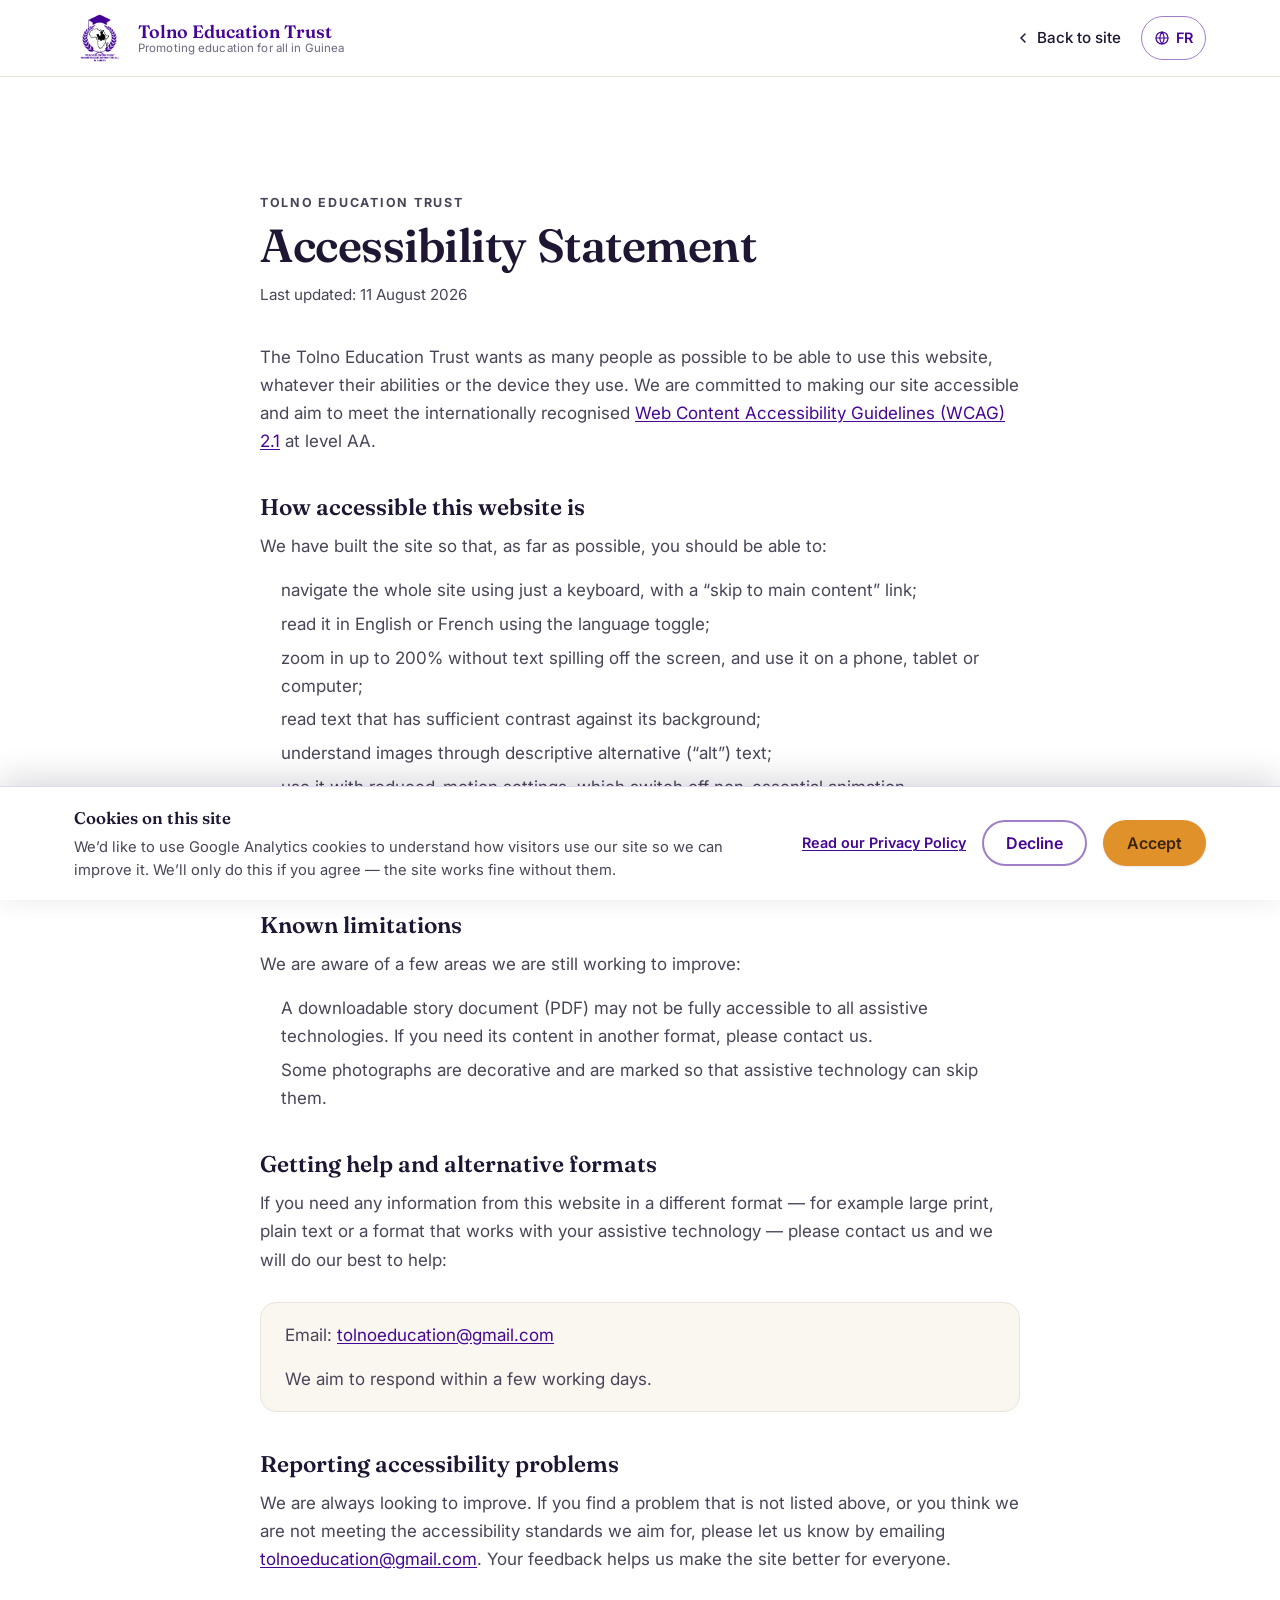
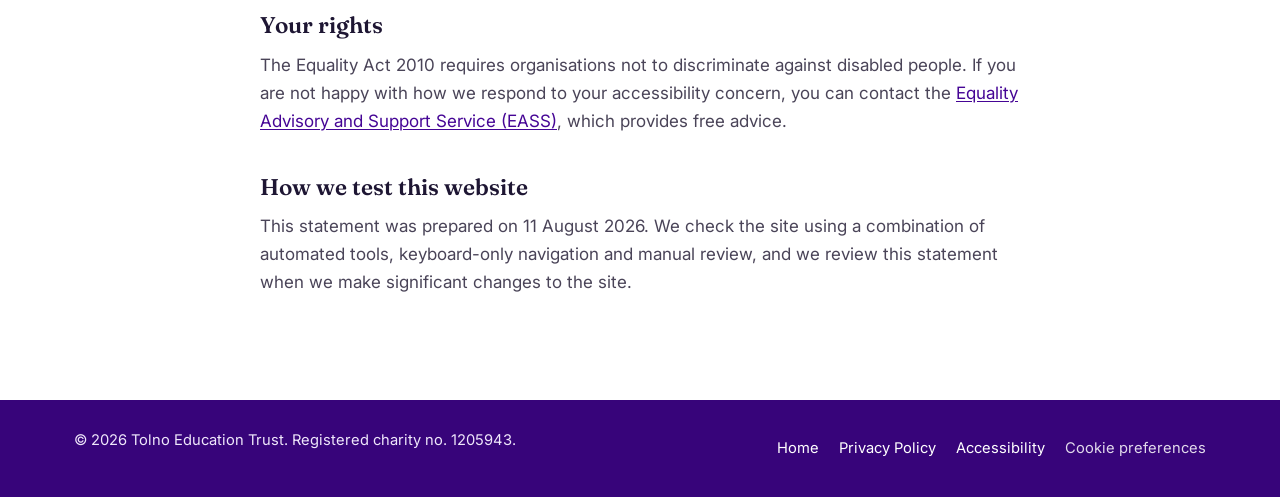
<file: accessibility.html>
<!DOCTYPE html>
<html lang="en">
<head>
  <meta charset="UTF-8" />
  <meta name="viewport" content="width=device-width, initial-scale=1.0" />
  <title>Accessibility Statement — Tolno Education Trust</title>
  <meta name="description" content="How the Tolno Education Trust works to make its website accessible, aiming to meet WCAG 2.1 AA, and how to get help or report a problem." />
  <meta name="theme-color" content="#450595" />
  <meta name="robots" content="index, follow" />
  <link rel="canonical" href="https://www.tolnoeducationtrust.org.uk/accessibility.html" />

  <link rel="icon" type="image/png" href="images/logo.png" />

  <link rel="preconnect" href="https://fonts.googleapis.com" />
  <link rel="preconnect" href="https://fonts.gstatic.com" crossorigin />
  <link href="https://fonts.googleapis.com/css2?family=Fraunces:opsz,wght@9..144,400;9..144,500;9..144,600;9..144,700&family=Inter:wght@400;500;600;700&display=swap" rel="stylesheet" />

  <link rel="stylesheet" href="css/styles.css?v=32" />
</head>
<body class="legal-page">
  <a class="skip-link" href="#main">Skip to main content</a>

  <!-- ============ HEADER ============ -->
  <header class="site-header" id="siteHeader">
    <div class="container header-inner">
      <a class="brand" href="index.html" aria-label="Tolno Education Trust — home">
        <img src="images/logo.png" alt="Tolno Education Trust logo" class="brand-logo" width="56" height="56" />
        <span class="brand-text">
          <span class="brand-name">Tolno Education Trust</span>
          <span class="brand-tag">
            <span data-lang="en">Promoting education for all in Guinea</span>
            <span data-lang="fr">Promouvoir l’éducation pour tous en Guinée</span>
          </span>
        </span>
      </a>

      <div class="header-actions">
        <a class="legal-back" href="index.html">
          <svg width="16" height="16" viewBox="0 0 24 24" fill="none" stroke="currentColor" stroke-width="2.2" stroke-linecap="round" stroke-linejoin="round" aria-hidden="true"><polyline points="15 18 9 12 15 6"></polyline></svg>
          <span data-lang="en">Back to site</span>
          <span data-lang="fr">Retour au site</span>
        </a>

        <button class="lang-toggle" id="langToggle" type="button" lang="fr" aria-label="Passer au français">
          <svg viewBox="0 0 24 24" fill="none" stroke="currentColor" stroke-width="1.8" stroke-linecap="round" stroke-linejoin="round" aria-hidden="true"><circle cx="12" cy="12" r="9"/><path d="M3 12h18"/><path d="M12 3a14 14 0 0 1 0 18 14 14 0 0 1 0-18Z"/></svg>
          <span class="lang-label">FR</span>
        </button>
      </div>
    </div>
  </header>

  <main id="main" class="legal-main">
    <div class="container">

      <!-- ============================== ENGLISH ============================== -->
      <article class="legal" data-lang="en">
        <p class="eyebrow">Tolno Education Trust</p>
        <h1>Accessibility Statement</h1>
        <p class="legal-updated">Last updated: 11 August 2026</p>

        <p>
          The Tolno Education Trust wants as many people as possible to be able to use this website,
          whatever their abilities or the device they use. We are committed to making our site accessible
          and aim to meet the internationally recognised
          <a href="https://www.w3.org/TR/WCAG21/" target="_blank" rel="noopener noreferrer">Web Content Accessibility Guidelines (WCAG) 2.1</a>
          at level AA.
        </p>

        <h2>How accessible this website is</h2>
        <p>We have built the site so that, as far as possible, you should be able to:</p>
        <ul>
          <li>navigate the whole site using just a keyboard, with a “skip to main content” link;</li>
          <li>read it in English or French using the language toggle;</li>
          <li>zoom in up to 200% without text spilling off the screen, and use it on a phone, tablet or computer;</li>
          <li>read text that has sufficient contrast against its background;</li>
          <li>understand images through descriptive alternative (“alt”) text;</li>
          <li>use it with reduced-motion settings, which switch off non-essential animation.</li>
        </ul>
        <p>
          The site is built with clear, semantic HTML and clearly labelled links and buttons, which helps
          people who use screen readers or other assistive technology.
        </p>

        <h2>Known limitations</h2>
        <p>We are aware of a few areas we are still working to improve:</p>
        <ul>
          <li>A downloadable story document (PDF) may not be fully accessible to all assistive technologies. If you need its content in another format, please contact us.</li>
          <li>Some photographs are decorative and are marked so that assistive technology can skip them.</li>
        </ul>

        <h2>Getting help and alternative formats</h2>
        <p>
          If you need any information from this website in a different format — for example large print,
          plain text or a format that works with your assistive technology — please contact us and we will
          do our best to help:
        </p>
        <div class="legal-box">
          <p>Email: <a href="mailto:tolnoeducation@gmail.com">tolnoeducation@gmail.com</a></p>
          <p>We aim to respond within a few working days.</p>
        </div>

        <h2>Reporting accessibility problems</h2>
        <p>
          We are always looking to improve. If you find a problem that is not listed above, or you think we
          are not meeting the accessibility standards we aim for, please let us know by emailing
          <a href="mailto:tolnoeducation@gmail.com">tolnoeducation@gmail.com</a>. Your feedback helps us make
          the site better for everyone.
        </p>

        <h2>Your rights</h2>
        <p>
          The Equality Act 2010 requires organisations not to discriminate against disabled people. If you
          are not happy with how we respond to your accessibility concern, you can contact the
          <a href="https://www.equalityadvisoryservice.com" target="_blank" rel="noopener noreferrer">Equality Advisory and Support Service (EASS)</a>,
          which provides free advice.
        </p>

        <h2>How we test this website</h2>
        <p>
          This statement was prepared on 11 August 2026. We check the site using a combination of automated
          tools, keyboard-only navigation and manual review, and we review this statement when we make
          significant changes to the site.
        </p>
      </article>

      <!-- ============================== FRANÇAIS ============================== -->
      <article class="legal" data-lang="fr">
        <p class="eyebrow">Tolno Education Trust</p>
        <h1>Déclaration d’accessibilité</h1>
        <p class="legal-updated">Dernière mise à jour : 11 août 2026</p>

        <p>
          Le Tolno Education Trust souhaite que le plus grand nombre de personnes possible puissent utiliser
          ce site, quelles que soient leurs capacités ou l’appareil qu’elles utilisent. Nous nous engageons à
          rendre notre site accessible et visons à respecter les
          <a href="https://www.w3.org/TR/WCAG21/" target="_blank" rel="noopener noreferrer">Règles pour l’accessibilité des contenus Web (WCAG) 2.1</a>
          au niveau AA, reconnues au niveau international.
        </p>

        <h2>Le niveau d’accessibilité de ce site</h2>
        <p>Nous avons conçu le site pour que, dans la mesure du possible, vous puissiez&nbsp;:</p>
        <ul>
          <li>naviguer sur l’ensemble du site au clavier uniquement, avec un lien «&nbsp;aller au contenu principal&nbsp;»&nbsp;;</li>
          <li>le lire en anglais ou en français grâce au sélecteur de langue&nbsp;;</li>
          <li>zoomer jusqu’à 200&nbsp;% sans que le texte ne déborde de l’écran, et l’utiliser sur téléphone, tablette ou ordinateur&nbsp;;</li>
          <li>lire un texte suffisamment contrasté par rapport à son arrière-plan&nbsp;;</li>
          <li>comprendre les images grâce à un texte alternatif descriptif («&nbsp;alt&nbsp;»)&nbsp;;</li>
          <li>l’utiliser avec les réglages de mouvement réduit, qui désactivent les animations non essentielles.</li>
        </ul>
        <p>
          Le site est construit avec un code HTML clair et sémantique, ainsi que des liens et boutons
          clairement libellés, ce qui aide les personnes utilisant des lecteurs d’écran ou d’autres
          technologies d’assistance.
        </p>

        <h2>Limites connues</h2>
        <p>Nous avons connaissance de quelques points que nous cherchons encore à améliorer&nbsp;:</p>
        <ul>
          <li>Notre courte vidéo récapitulative de 2025 ne dispose pas encore de sous-titres ni de transcription. La vidéo n’est pas essentielle à la compréhension de notre action, et les mêmes informations sont disponibles sous forme de texte sur le site.</li>
          <li>Un document d’histoire téléchargeable (PDF) peut ne pas être entièrement accessible à toutes les technologies d’assistance. Si vous avez besoin de son contenu dans un autre format, contactez-nous.</li>
          <li>Certaines photographies sont décoratives et sont signalées afin que les technologies d’assistance puissent les ignorer.</li>
        </ul>

        <h2>Obtenir de l’aide et des formats alternatifs</h2>
        <p>
          Si vous avez besoin d’une information de ce site dans un format différent — par exemple gros
          caractères, texte simple ou un format compatible avec votre technologie d’assistance — contactez-nous
          et nous ferons de notre mieux pour vous aider&nbsp;:
        </p>
        <div class="legal-box">
          <p>E-mail : <a href="mailto:tolnoeducation@gmail.com">tolnoeducation@gmail.com</a></p>
          <p>Nous nous efforçons de répondre sous quelques jours ouvrés.</p>
        </div>

        <h2>Signaler un problème d’accessibilité</h2>
        <p>
          Nous cherchons toujours à nous améliorer. Si vous rencontrez un problème qui n’est pas mentionné
          ci-dessus, ou si vous estimez que nous ne respectons pas les normes d’accessibilité que nous visons,
          faites-le nous savoir en écrivant à
          <a href="mailto:tolnoeducation@gmail.com">tolnoeducation@gmail.com</a>. Vos retours nous aident à
          améliorer le site pour tout le monde.
        </p>

        <h2>Vos droits</h2>
        <p>
          L’Equality Act 2010 interdit aux organisations de discriminer les personnes handicapées. Si vous
          n’êtes pas satisfait de la façon dont nous répondons à votre demande relative à l’accessibilité,
          vous pouvez contacter l’
          <a href="https://www.equalityadvisoryservice.com" target="_blank" rel="noopener noreferrer">Equality Advisory and Support Service (EASS)</a>,
          qui fournit des conseils gratuits.
        </p>

        <h2>Comment nous testons ce site</h2>
        <p>
          Cette déclaration a été préparée le 11 août 2026. Nous testons le site à l’aide d’une combinaison
          d’outils automatisés, de navigation au clavier uniquement et de vérifications manuelles, et nous
          révisons cette déclaration lors de modifications importantes du site.
        </p>
      </article>

    </div>
  </main>

  <!-- ============ FOOTER ============ -->
  <footer class="legal-footer">
    <div class="container legal-footer-inner">
      <p>
        &copy; <span id="year"></span> Tolno Education Trust.
        <span data-lang="en">Registered charity no. 1205943.</span>
        <span data-lang="fr">Association caritative n° 1205943.</span>
      </p>
      <ul class="legal-footer-links">
        <li><a href="index.html"><span data-lang="en">Home</span><span data-lang="fr">Accueil</span></a></li>
        <li><a href="privacy.html"><span data-lang="en">Privacy Policy</span><span data-lang="fr">Politique de confidentialité</span></a></li>
        <li><a href="accessibility.html"><span data-lang="en">Accessibility</span><span data-lang="fr">Accessibilité</span></a></li>
        <li><button type="button" class="footer-legal-btn" data-cookie-settings><span data-lang="en">Cookie preferences</span><span data-lang="fr">Préférences cookies</span></button></li>
      </ul>
    </div>
  </footer>

  <script>
    (function () {
      var body = document.body;
      var toggle = document.getElementById('langToggle');
      function apply(fr) {
        body.classList.toggle('show-fr', fr);
        document.documentElement.lang = fr ? 'fr' : 'en';
        if (toggle) {
          var label = toggle.querySelector('.lang-label');
          if (label) label.textContent = fr ? 'EN' : 'FR';
          toggle.setAttribute('lang', fr ? 'en' : 'fr');
          toggle.setAttribute('aria-label', fr ? 'Switch to English' : 'Passer au français');
        }
        try { localStorage.setItem('lang', fr ? 'fr' : 'en'); } catch (e) {}
      }
      var saved = 'en';
      try { saved = localStorage.getItem('lang') || 'en'; } catch (e) {}
      apply(saved === 'fr');
      if (toggle) {
        toggle.addEventListener('click', function () {
          apply(!body.classList.contains('show-fr'));
        });
      }
      var y = document.getElementById('year');
      if (y) y.textContent = new Date().getFullYear();
    })();
  </script>
  <script src="js/consent.js?v=1"></script>
</body>
</html>
</file>
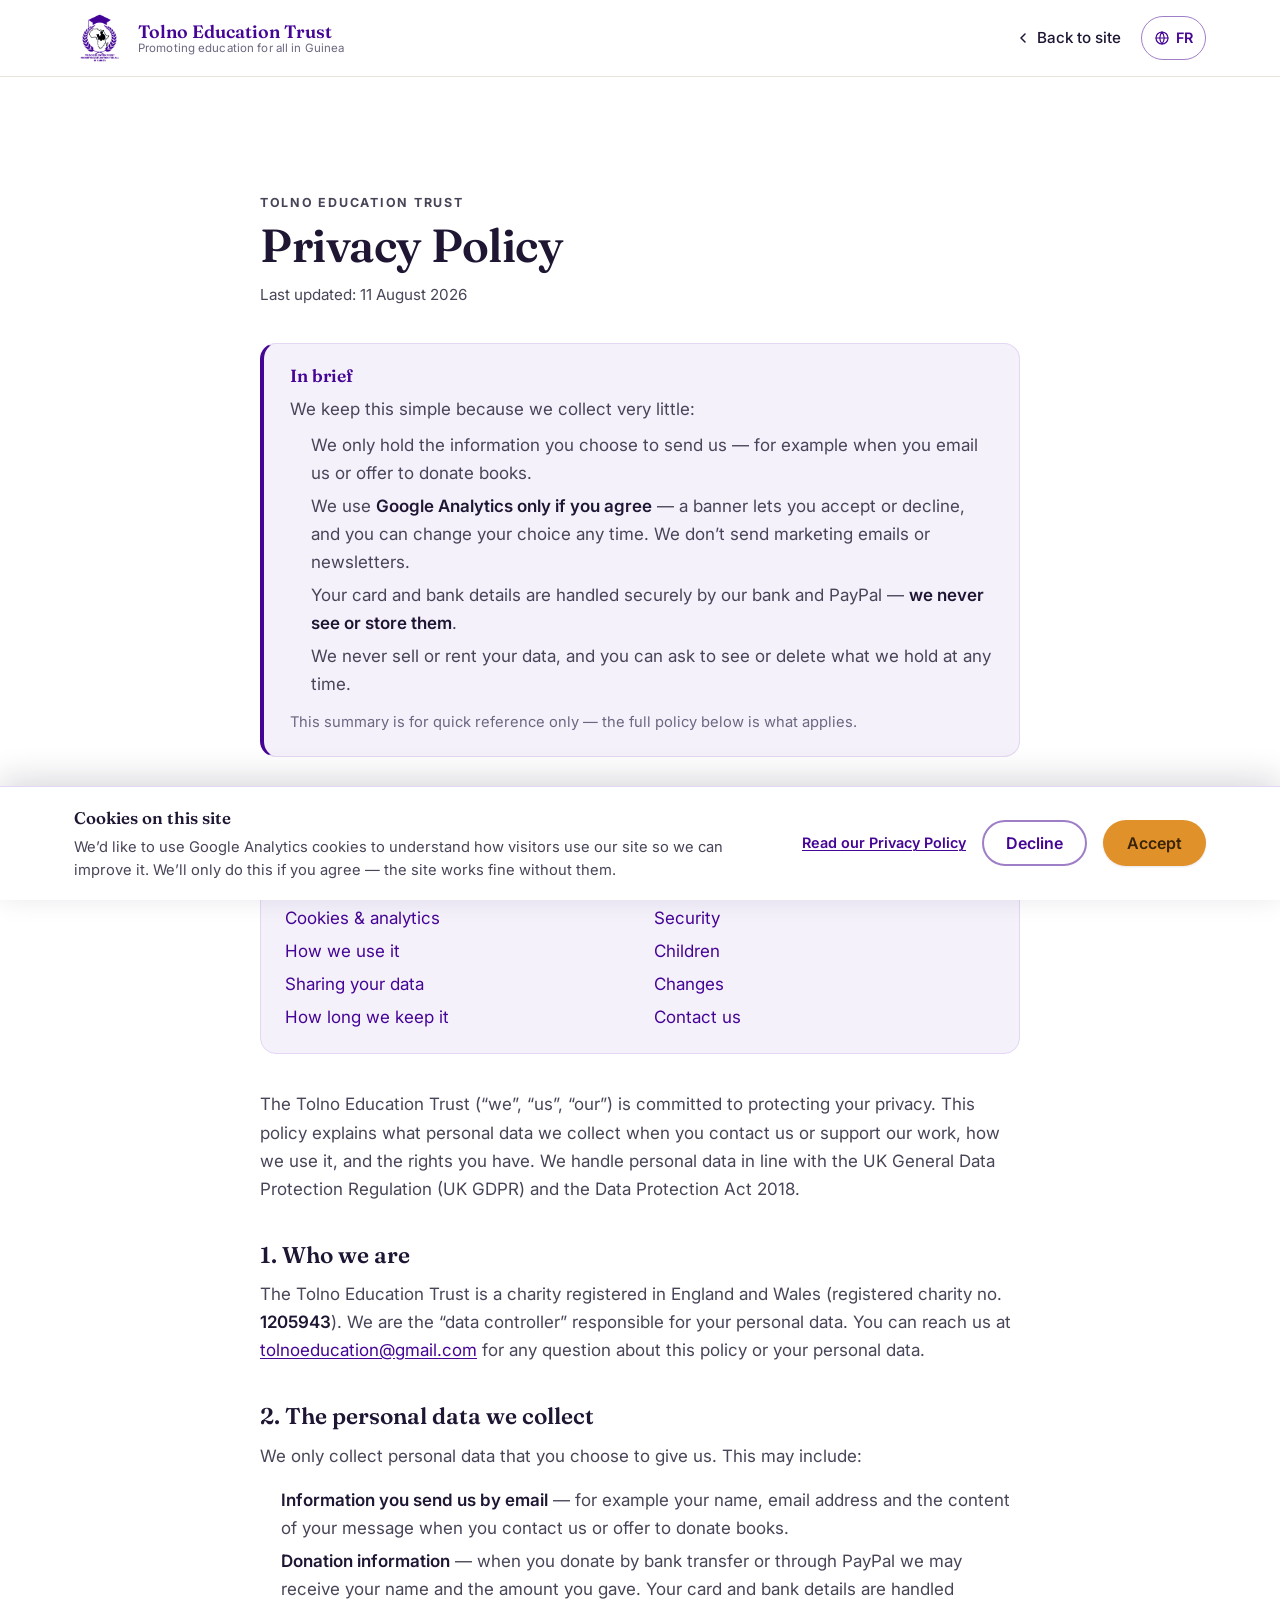
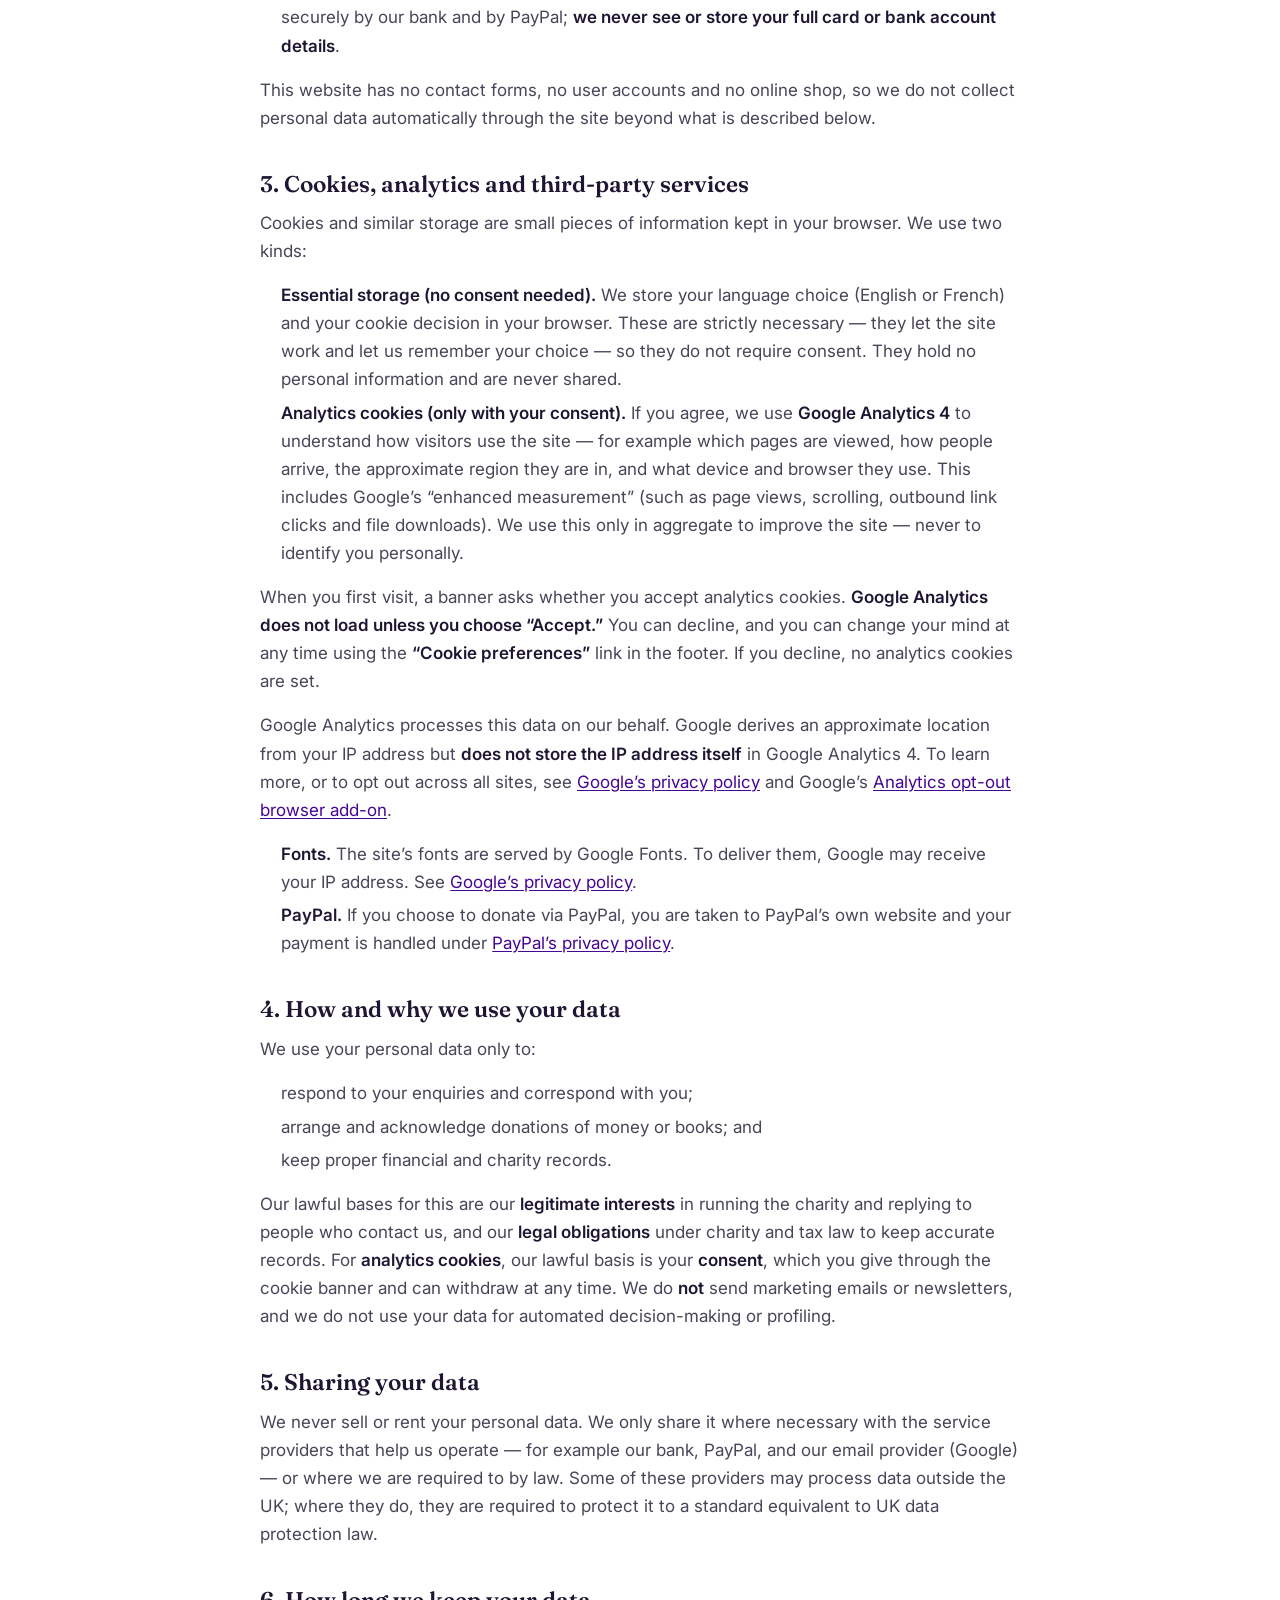
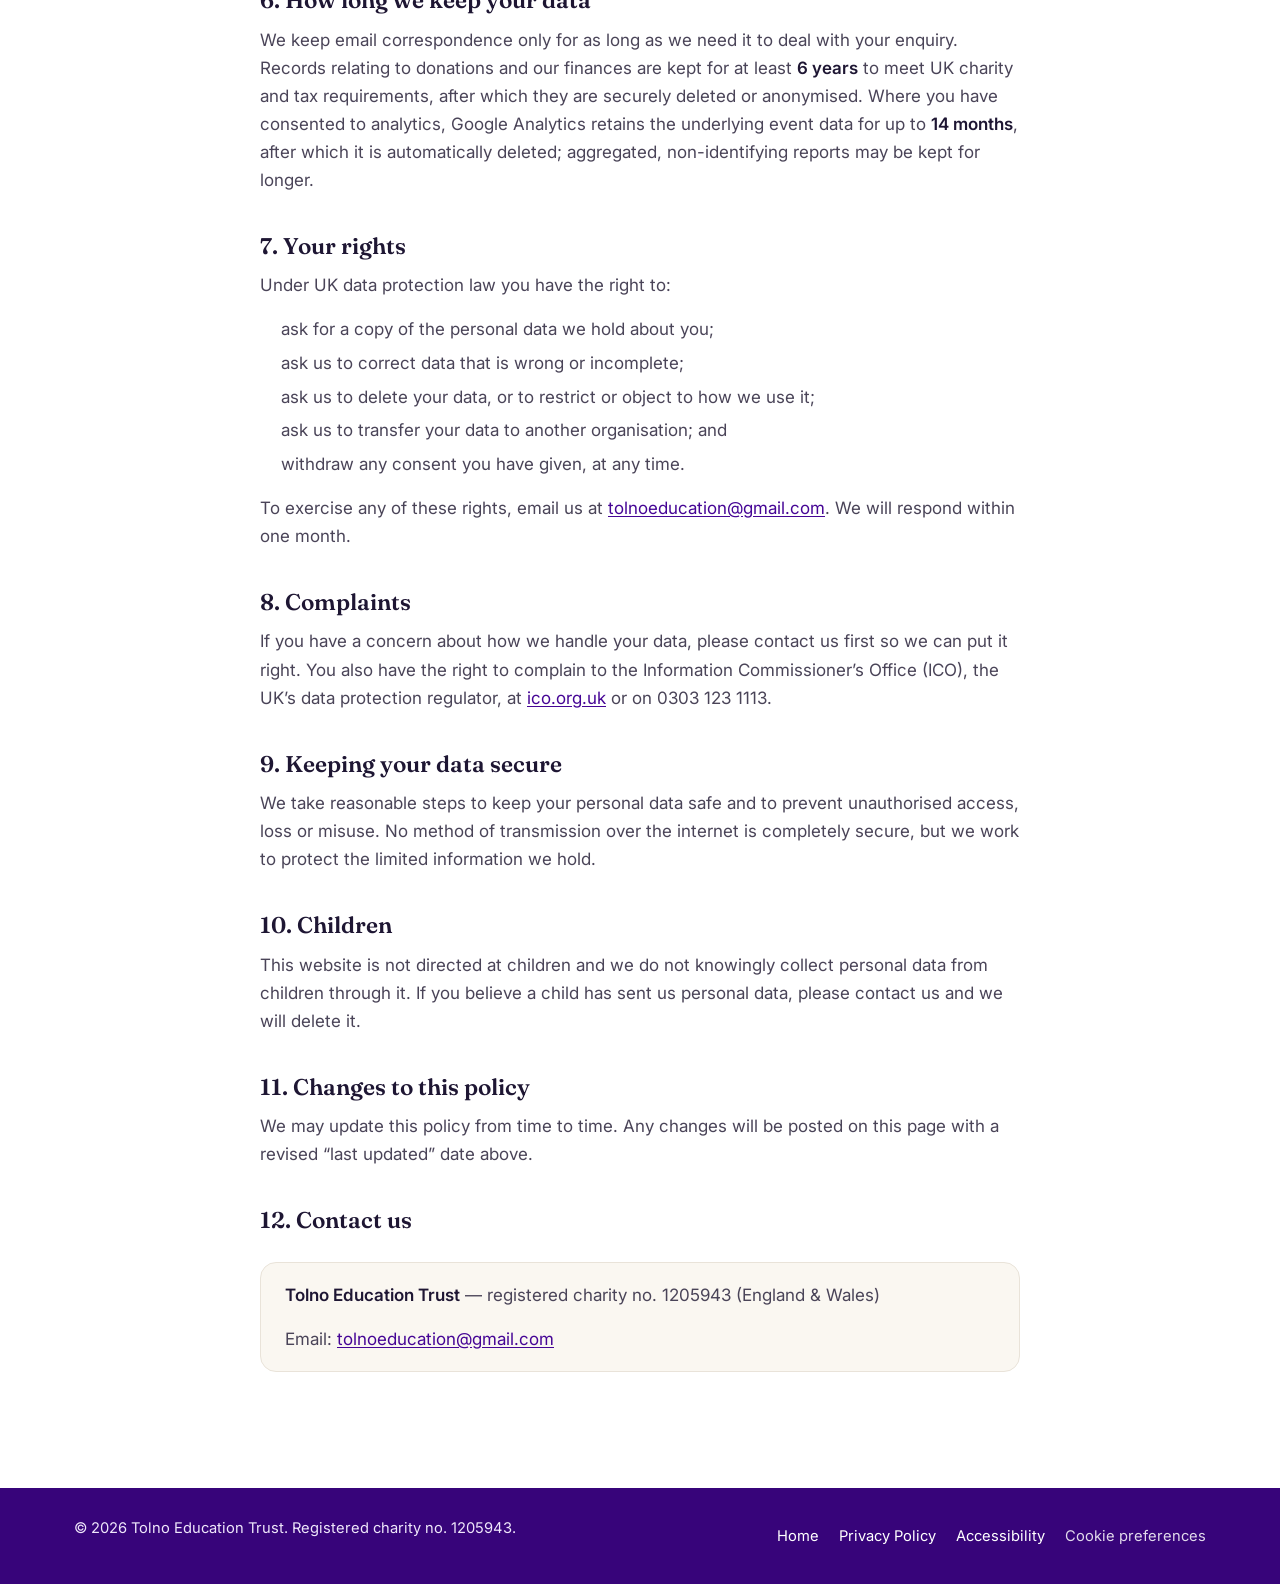
<file: privacy.html>
<!DOCTYPE html>
<html lang="en">
<head>
  <meta charset="UTF-8" />
  <meta name="viewport" content="width=device-width, initial-scale=1.0" />
  <title>Privacy Policy — Tolno Education Trust</title>
  <meta name="description" content="How the Tolno Education Trust collects, uses and protects your personal data, in line with UK GDPR and the Data Protection Act 2018." />
  <meta name="theme-color" content="#450595" />
  <meta name="robots" content="index, follow" />
  <link rel="canonical" href="https://www.tolnoeducationtrust.org.uk/privacy.html" />

  <link rel="icon" type="image/png" href="images/logo.png" />

  <link rel="preconnect" href="https://fonts.googleapis.com" />
  <link rel="preconnect" href="https://fonts.gstatic.com" crossorigin />
  <link href="https://fonts.googleapis.com/css2?family=Fraunces:opsz,wght@9..144,400;9..144,500;9..144,600;9..144,700&family=Inter:wght@400;500;600;700&display=swap" rel="stylesheet" />

  <link rel="stylesheet" href="css/styles.css?v=32" />
</head>
<body class="legal-page">
  <a class="skip-link" href="#main">Skip to main content</a>

  <!-- ============ HEADER ============ -->
  <header class="site-header" id="siteHeader">
    <div class="container header-inner">
      <a class="brand" href="index.html" aria-label="Tolno Education Trust — home">
        <img src="images/logo.png" alt="Tolno Education Trust logo" class="brand-logo" width="56" height="56" />
        <span class="brand-text">
          <span class="brand-name">Tolno Education Trust</span>
          <span class="brand-tag">
            <span data-lang="en">Promoting education for all in Guinea</span>
            <span data-lang="fr">Promouvoir l’éducation pour tous en Guinée</span>
          </span>
        </span>
      </a>

      <div class="header-actions">
        <a class="legal-back" href="index.html">
          <svg width="16" height="16" viewBox="0 0 24 24" fill="none" stroke="currentColor" stroke-width="2.2" stroke-linecap="round" stroke-linejoin="round" aria-hidden="true"><polyline points="15 18 9 12 15 6"></polyline></svg>
          <span data-lang="en">Back to site</span>
          <span data-lang="fr">Retour au site</span>
        </a>

        <button class="lang-toggle" id="langToggle" type="button" lang="fr" aria-label="Passer au français">
          <svg viewBox="0 0 24 24" fill="none" stroke="currentColor" stroke-width="1.8" stroke-linecap="round" stroke-linejoin="round" aria-hidden="true"><circle cx="12" cy="12" r="9"/><path d="M3 12h18"/><path d="M12 3a14 14 0 0 1 0 18 14 14 0 0 1 0-18Z"/></svg>
          <span class="lang-label">FR</span>
        </button>
      </div>
    </div>
  </header>

  <main id="main" class="legal-main">
    <div class="container">

      <!-- ============================== ENGLISH ============================== -->
      <article class="legal" data-lang="en">
        <p class="eyebrow">Tolno Education Trust</p>
        <h1>Privacy Policy</h1>
        <p class="legal-updated">Last updated: 11 August 2026</p>

        <aside class="legal-summary" aria-label="Summary in brief">
          <h2>In brief</h2>
          <p>We keep this simple because we collect very little:</p>
          <ul>
            <li>We only hold the information you choose to send us — for example when you email us or offer to donate books.</li>
            <li>We use <strong>Google Analytics only if you agree</strong> — a banner lets you accept or decline, and you can change your choice any time. We don’t send marketing emails or newsletters.</li>
            <li>Your card and bank details are handled securely by our bank and PayPal — <strong>we never see or store them</strong>.</li>
            <li>We never sell or rent your data, and you can ask to see or delete what we hold at any time.</li>
          </ul>
          <p class="legal-summary-note">This summary is for quick reference only — the full policy below is what applies.</p>
        </aside>

        <nav class="legal-toc" aria-label="On this page">
          <h2>On this page</h2>
          <ul>
            <li><a href="#en-who">Who we are</a></li>
            <li><a href="#en-collect">Data we collect</a></li>
            <li><a href="#en-cookies">Cookies &amp; analytics</a></li>
            <li><a href="#en-use">How we use it</a></li>
            <li><a href="#en-share">Sharing your data</a></li>
            <li><a href="#en-keep">How long we keep it</a></li>
            <li><a href="#en-rights">Your rights</a></li>
            <li><a href="#en-complaints">Complaints</a></li>
            <li><a href="#en-security">Security</a></li>
            <li><a href="#en-children">Children</a></li>
            <li><a href="#en-changes">Changes</a></li>
            <li><a href="#en-contact">Contact us</a></li>
          </ul>
        </nav>

        <p>
          The Tolno Education Trust (“we”, “us”, “our”) is committed to protecting your privacy.
          This policy explains what personal data we collect when you contact us or support our work,
          how we use it, and the rights you have. We handle personal data in line with the
          UK General Data Protection Regulation (UK GDPR) and the Data Protection Act 2018.
        </p>

        <h2 id="en-who">1. Who we are</h2>
        <p>
          The Tolno Education Trust is a charity registered in England and Wales
          (registered charity no. <strong>1205943</strong>). We are the “data controller”
          responsible for your personal data. You can reach us at
          <a href="mailto:tolnoeducation@gmail.com">tolnoeducation@gmail.com</a> for any question
          about this policy or your personal data.
        </p>

        <h2 id="en-collect">2. The personal data we collect</h2>
        <p>We only collect personal data that you choose to give us. This may include:</p>
        <ul>
          <li><strong>Information you send us by email</strong> — for example your name, email address and the content of your message when you contact us or offer to donate books.</li>
          <li><strong>Donation information</strong> — when you donate by bank transfer or through PayPal we may receive your name and the amount you gave. Your card and bank details are handled securely by our bank and by PayPal; <strong>we never see or store your full card or bank account details</strong>.</li>
        </ul>
        <p>
          This website has no contact forms, no user accounts and no online shop, so we do not
          collect personal data automatically through the site beyond what is described below.
        </p>

        <h2 id="en-cookies">3. Cookies, analytics and third-party services</h2>
        <p>Cookies and similar storage are small pieces of information kept in your browser. We use two kinds:</p>
        <ul>
          <li><strong>Essential storage (no consent needed).</strong> We store your language choice (English or French) and your cookie decision in your browser. These are strictly necessary — they let the site work and let us remember your choice — so they do not require consent. They hold no personal information and are never shared.</li>
          <li><strong>Analytics cookies (only with your consent).</strong> If you agree, we use <strong>Google Analytics 4</strong> to understand how visitors use the site — for example which pages are viewed, how people arrive, the approximate region they are in, and what device and browser they use. This includes Google’s “enhanced measurement” (such as page views, scrolling, outbound link clicks and file downloads). We use this only in aggregate to improve the site — never to identify you personally.</li>
        </ul>
        <p>
          When you first visit, a banner asks whether you accept analytics cookies.
          <strong>Google Analytics does not load unless you choose “Accept.”</strong> You can decline, and you
          can change your mind at any time using the <strong>“Cookie preferences”</strong> link in the footer.
          If you decline, no analytics cookies are set.
        </p>
        <p>
          Google Analytics processes this data on our behalf. Google derives an approximate location from your
          IP address but <strong>does not store the IP address itself</strong> in Google Analytics 4. To learn
          more, or to opt out across all sites, see <a href="https://policies.google.com/privacy" target="_blank" rel="noopener noreferrer">Google’s privacy policy</a>
          and Google’s <a href="https://tools.google.com/dlpage/gaoptout" target="_blank" rel="noopener noreferrer">Analytics opt-out browser add-on</a>.
        </p>
        <ul>
          <li><strong>Fonts.</strong> The site’s fonts are served by Google Fonts. To deliver them, Google may receive your IP address. See <a href="https://policies.google.com/privacy" target="_blank" rel="noopener noreferrer">Google’s privacy policy</a>.</li>
          <li><strong>PayPal.</strong> If you choose to donate via PayPal, you are taken to PayPal’s own website and your payment is handled under <a href="https://www.paypal.com/uk/legalhub/privacy-full" target="_blank" rel="noopener noreferrer">PayPal’s privacy policy</a>.</li>
        </ul>

        <h2 id="en-use">4. How and why we use your data</h2>
        <p>We use your personal data only to:</p>
        <ul>
          <li>respond to your enquiries and correspond with you;</li>
          <li>arrange and acknowledge donations of money or books; and</li>
          <li>keep proper financial and charity records.</li>
        </ul>
        <p>
          Our lawful bases for this are our <strong>legitimate interests</strong> in running the charity
          and replying to people who contact us, and our <strong>legal obligations</strong> under charity
          and tax law to keep accurate records. For <strong>analytics cookies</strong>, our lawful basis is
          your <strong>consent</strong>, which you give through the cookie banner and can withdraw at any time.
          We do <strong>not</strong> send marketing emails or newsletters, and we do not use your data for
          automated decision-making or profiling.
        </p>

        <h2 id="en-share">5. Sharing your data</h2>
        <p>
          We never sell or rent your personal data. We only share it where necessary with the service
          providers that help us operate — for example our bank, PayPal, and our email provider (Google) —
          or where we are required to by law. Some of these providers may process data outside the UK;
          where they do, they are required to protect it to a standard equivalent to UK data protection law.
        </p>

        <h2 id="en-keep">6. How long we keep your data</h2>
        <p>
          We keep email correspondence only for as long as we need it to deal with your enquiry.
          Records relating to donations and our finances are kept for at least <strong>6 years</strong>
          to meet UK charity and tax requirements, after which they are securely deleted or anonymised.
          Where you have consented to analytics, Google Analytics retains the underlying event data for up to
          <strong>14 months</strong>, after which it is automatically deleted; aggregated, non-identifying
          reports may be kept for longer.
        </p>

        <h2 id="en-rights">7. Your rights</h2>
        <p>Under UK data protection law you have the right to:</p>
        <ul>
          <li>ask for a copy of the personal data we hold about you;</li>
          <li>ask us to correct data that is wrong or incomplete;</li>
          <li>ask us to delete your data, or to restrict or object to how we use it;</li>
          <li>ask us to transfer your data to another organisation; and</li>
          <li>withdraw any consent you have given, at any time.</li>
        </ul>
        <p>
          To exercise any of these rights, email us at
          <a href="mailto:tolnoeducation@gmail.com">tolnoeducation@gmail.com</a>. We will respond within one month.
        </p>

        <h2 id="en-complaints">8. Complaints</h2>
        <p>
          If you have a concern about how we handle your data, please contact us first so we can put it right.
          You also have the right to complain to the Information Commissioner’s Office (ICO), the UK’s data
          protection regulator, at <a href="https://ico.org.uk" target="_blank" rel="noopener noreferrer">ico.org.uk</a>
          or on 0303 123 1113.
        </p>

        <h2 id="en-security">9. Keeping your data secure</h2>
        <p>
          We take reasonable steps to keep your personal data safe and to prevent unauthorised access,
          loss or misuse. No method of transmission over the internet is completely secure, but we work to
          protect the limited information we hold.
        </p>

        <h2 id="en-children">10. Children</h2>
        <p>
          This website is not directed at children and we do not knowingly collect personal data from
          children through it. If you believe a child has sent us personal data, please contact us and we
          will delete it.
        </p>

        <h2 id="en-changes">11. Changes to this policy</h2>
        <p>
          We may update this policy from time to time. Any changes will be posted on this page with a
          revised “last updated” date above.
        </p>

        <h2 id="en-contact">12. Contact us</h2>
        <div class="legal-box">
          <p><strong>Tolno Education Trust</strong> — registered charity no. 1205943 (England &amp; Wales)</p>
          <p>Email: <a href="mailto:tolnoeducation@gmail.com">tolnoeducation@gmail.com</a></p>
        </div>
      </article>

      <!-- ============================== FRANÇAIS ============================== -->
      <article class="legal" data-lang="fr">
        <p class="eyebrow">Tolno Education Trust</p>
        <h1>Politique de confidentialité</h1>
        <p class="legal-updated">Dernière mise à jour : 11 août 2026</p>

        <aside class="legal-summary" aria-label="Résumé en bref">
          <h2>En bref</h2>
          <p>Nous faisons simple, car nous recueillons très peu de données&nbsp;:</p>
          <ul>
            <li>Nous ne détenons que les informations que vous choisissez de nous envoyer — par exemple lorsque vous nous écrivez ou proposez de faire don de livres.</li>
            <li>Nous utilisons <strong>Google Analytics uniquement si vous l’acceptez</strong> — une bannière vous permet d’accepter ou de refuser, et vous pouvez changer d’avis à tout moment. Nous n’envoyons ni e-mails marketing ni lettres d’information.</li>
            <li>Vos coordonnées bancaires sont traitées de façon sécurisée par notre banque et PayPal — <strong>nous ne les voyons ni ne les conservons jamais</strong>.</li>
            <li>Nous ne vendons ni ne louons jamais vos données, et vous pouvez à tout moment demander à consulter ou supprimer ce que nous détenons.</li>
          </ul>
          <p class="legal-summary-note">Ce résumé est fourni à titre indicatif&nbsp;; c’est la politique complète ci-dessous qui fait foi.</p>
        </aside>

        <nav class="legal-toc" aria-label="Sur cette page">
          <h2>Sur cette page</h2>
          <ul>
            <li><a href="#fr-who">Qui nous sommes</a></li>
            <li><a href="#fr-collect">Données collectées</a></li>
            <li><a href="#fr-cookies">Cookies &amp; analyse</a></li>
            <li><a href="#fr-use">Utilisation</a></li>
            <li><a href="#fr-share">Partage des données</a></li>
            <li><a href="#fr-keep">Durée de conservation</a></li>
            <li><a href="#fr-rights">Vos droits</a></li>
            <li><a href="#fr-complaints">Réclamations</a></li>
            <li><a href="#fr-security">Sécurité</a></li>
            <li><a href="#fr-children">Enfants</a></li>
            <li><a href="#fr-changes">Modifications</a></li>
            <li><a href="#fr-contact">Nous contacter</a></li>
          </ul>
        </nav>

        <p>
          Le Tolno Education Trust («&nbsp;nous&nbsp;») s’engage à protéger votre vie privée. Cette politique
          explique quelles données personnelles nous recueillons lorsque vous nous contactez ou soutenez
          notre action, comment nous les utilisons et quels sont vos droits. Nous traitons les données
          personnelles conformément au Règlement général sur la protection des données du Royaume-Uni
          (UK GDPR) et au Data Protection Act 2018.
        </p>

        <h2 id="fr-who">1. Qui nous sommes</h2>
        <p>
          Le Tolno Education Trust est une association caritative enregistrée en Angleterre et au pays de
          Galles (n° <strong>1205943</strong>). Nous sommes le «&nbsp;responsable du traitement&nbsp;» de vos
          données personnelles. Vous pouvez nous joindre à
          <a href="mailto:tolnoeducation@gmail.com">tolnoeducation@gmail.com</a> pour toute question relative
          à cette politique ou à vos données.
        </p>

        <h2 id="fr-collect">2. Les données personnelles que nous recueillons</h2>
        <p>Nous ne recueillons que les données que vous choisissez de nous communiquer, à savoir&nbsp;:</p>
        <ul>
          <li><strong>Les informations que vous nous envoyez par e-mail</strong> — par exemple votre nom, votre adresse e-mail et le contenu de votre message lorsque vous nous contactez ou proposez de faire don de livres.</li>
          <li><strong>Les informations relatives aux dons</strong> — lorsque vous faites un don par virement bancaire ou via PayPal, nous pouvons recevoir votre nom et le montant donné. Vos coordonnées bancaires sont traitées de façon sécurisée par notre banque et par PayPal&nbsp;; <strong>nous ne voyons ni ne conservons jamais vos coordonnées bancaires complètes</strong>.</li>
        </ul>
        <p>
          Ce site ne comporte aucun formulaire de contact, aucun compte utilisateur et aucune boutique en
          ligne&nbsp;; nous ne recueillons donc pas automatiquement de données personnelles au-delà de ce
          qui est décrit ci-dessous.
        </p>

        <h2 id="fr-cookies">3. Cookies, analyse et services tiers</h2>
        <p>Les cookies et technologies similaires sont de petites informations conservées dans votre navigateur. Nous en utilisons deux types&nbsp;:</p>
        <ul>
          <li><strong>Stockage essentiel (sans consentement).</strong> Nous conservons votre choix de langue (anglais ou français) et votre décision concernant les cookies dans votre navigateur. Ils sont strictement nécessaires — ils permettent au site de fonctionner et de mémoriser votre choix — et ne requièrent donc pas de consentement. Ils ne contiennent aucune information personnelle et ne sont jamais partagés.</li>
          <li><strong>Cookies d’analyse (uniquement avec votre consentement).</strong> Si vous l’acceptez, nous utilisons <strong>Google Analytics 4</strong> pour comprendre comment les visiteurs utilisent le site — par exemple quelles pages sont consultées, comment les personnes arrivent, leur région approximative, ainsi que l’appareil et le navigateur utilisés. Cela inclut la «&nbsp;mesure améliorée&nbsp;» de Google (comme les pages vues, le défilement, les clics vers l’extérieur et les téléchargements de fichiers). Nous ne l’utilisons que de manière agrégée pour améliorer le site — jamais pour vous identifier personnellement.</li>
        </ul>
        <p>
          Lors de votre première visite, une bannière vous demande si vous acceptez les cookies d’analyse.
          <strong>Google Analytics ne se charge pas tant que vous n’avez pas choisi «&nbsp;Accepter&nbsp;».</strong>
          Vous pouvez refuser, et changer d’avis à tout moment grâce au lien
          <strong>«&nbsp;Préférences cookies&nbsp;»</strong> dans le pied de page. Si vous refusez, aucun cookie
          d’analyse n’est déposé.
        </p>
        <p>
          Google Analytics traite ces données pour notre compte. Google déduit une localisation approximative à
          partir de votre adresse IP mais <strong>ne conserve pas l’adresse IP elle-même</strong> dans Google
          Analytics 4. Pour en savoir plus, ou pour vous désinscrire sur tous les sites, consultez la
          <a href="https://policies.google.com/privacy" target="_blank" rel="noopener noreferrer">politique de confidentialité de Google</a>
          et le <a href="https://tools.google.com/dlpage/gaoptout" target="_blank" rel="noopener noreferrer">module complémentaire de désactivation de Google Analytics</a>.
        </p>
        <ul>
          <li><strong>Polices de caractères.</strong> Les polices du site sont fournies par Google Fonts. Pour les livrer, Google peut recevoir votre adresse IP. Voir la <a href="https://policies.google.com/privacy" target="_blank" rel="noopener noreferrer">politique de confidentialité de Google</a>.</li>
          <li><strong>PayPal.</strong> Si vous choisissez de faire un don via PayPal, vous êtes redirigé vers le site de PayPal et votre paiement est traité selon la <a href="https://www.paypal.com/uk/legalhub/privacy-full" target="_blank" rel="noopener noreferrer">politique de confidentialité de PayPal</a>.</li>
        </ul>

        <h2 id="fr-use">4. Comment et pourquoi nous utilisons vos données</h2>
        <p>Nous utilisons vos données personnelles uniquement pour&nbsp;:</p>
        <ul>
          <li>répondre à vos demandes et échanger avec vous&nbsp;;</li>
          <li>organiser et accuser réception des dons d’argent ou de livres&nbsp;; et</li>
          <li>tenir des registres financiers et caritatifs corrects.</li>
        </ul>
        <p>
          Nos bases légales sont notre <strong>intérêt légitime</strong> à gérer l’association et à répondre
          aux personnes qui nous contactent, ainsi que nos <strong>obligations légales</strong> en matière de
          droit caritatif et fiscal. Pour les <strong>cookies d’analyse</strong>, notre base légale est votre
          <strong>consentement</strong>, que vous donnez via la bannière de cookies et que vous pouvez retirer à
          tout moment. Nous n’envoyons <strong>pas</strong> d’e-mails marketing ni de lettres d’information, et
          nous n’utilisons pas vos données pour de la prise de décision automatisée ou du profilage.
        </p>

        <h2 id="fr-share">5. Partage de vos données</h2>
        <p>
          Nous ne vendons ni ne louons jamais vos données personnelles. Nous ne les partageons que
          lorsque cela est nécessaire avec les prestataires qui nous aident à fonctionner — par exemple
          notre banque, PayPal et notre fournisseur de messagerie (Google) — ou lorsque la loi l’exige.
          Certains de ces prestataires peuvent traiter des données en dehors du Royaume-Uni&nbsp;; dans ce
          cas, ils sont tenus de les protéger à un niveau équivalent à la législation britannique.
        </p>

        <h2 id="fr-keep">6. Durée de conservation</h2>
        <p>
          Nous ne conservons la correspondance par e-mail que le temps nécessaire au traitement de votre
          demande. Les documents relatifs aux dons et à nos finances sont conservés pendant au moins
          <strong>6 ans</strong> afin de respecter les obligations caritatives et fiscales britanniques,
          après quoi ils sont supprimés ou anonymisés de façon sécurisée. Lorsque vous avez consenti à
          l’analyse, Google Analytics conserve les données d’événements sous-jacentes pendant au maximum
          <strong>14 mois</strong>, après quoi elles sont automatiquement supprimées&nbsp;; les rapports
          agrégés et non identifiants peuvent être conservés plus longtemps.
        </p>

        <h2 id="fr-rights">7. Vos droits</h2>
        <p>En vertu du droit britannique, vous avez le droit de&nbsp;:</p>
        <ul>
          <li>demander une copie des données personnelles que nous détenons vous concernant&nbsp;;</li>
          <li>demander la correction de données inexactes ou incomplètes&nbsp;;</li>
          <li>demander la suppression de vos données, ou en limiter ou contester l’utilisation&nbsp;;</li>
          <li>demander le transfert de vos données à un autre organisme&nbsp;; et</li>
          <li>retirer à tout moment un consentement que vous avez donné.</li>
        </ul>
        <p>
          Pour exercer l’un de ces droits, écrivez-nous à
          <a href="mailto:tolnoeducation@gmail.com">tolnoeducation@gmail.com</a>. Nous répondrons dans un délai d’un mois.
        </p>

        <h2 id="fr-complaints">8. Réclamations</h2>
        <p>
          Si vous avez une préoccupation concernant la façon dont nous traitons vos données, contactez-nous
          d’abord afin que nous puissions y remédier. Vous avez également le droit de déposer une réclamation
          auprès de l’Information Commissioner’s Office (ICO), l’autorité britannique de protection des données,
          sur <a href="https://ico.org.uk" target="_blank" rel="noopener noreferrer">ico.org.uk</a> ou au 0303 123 1113.
        </p>

        <h2 id="fr-security">9. Sécurité de vos données</h2>
        <p>
          Nous prenons des mesures raisonnables pour protéger vos données personnelles et prévenir tout
          accès non autorisé, perte ou usage abusif. Aucune méthode de transmission sur Internet n’est
          totalement sûre, mais nous nous efforçons de protéger les informations limitées que nous détenons.
        </p>

        <h2 id="fr-children">10. Enfants</h2>
        <p>
          Ce site ne s’adresse pas aux enfants et nous ne recueillons pas sciemment de données personnelles
          d’enfants par son intermédiaire. Si vous pensez qu’un enfant nous a transmis des données
          personnelles, contactez-nous et nous les supprimerons.
        </p>

        <h2 id="fr-changes">11. Modifications de cette politique</h2>
        <p>
          Nous pouvons mettre à jour cette politique de temps à autre. Toute modification sera publiée sur
          cette page avec une date de «&nbsp;dernière mise à jour&nbsp;» révisée ci-dessus.
        </p>

        <h2 id="fr-contact">12. Nous contacter</h2>
        <div class="legal-box">
          <p><strong>Tolno Education Trust</strong> — association caritative n° 1205943 (Angleterre &amp; pays de Galles)</p>
          <p>E-mail : <a href="mailto:tolnoeducation@gmail.com">tolnoeducation@gmail.com</a></p>
        </div>
      </article>

    </div>
  </main>

  <!-- ============ FOOTER ============ -->
  <footer class="legal-footer">
    <div class="container legal-footer-inner">
      <p>
        &copy; <span id="year"></span> Tolno Education Trust.
        <span data-lang="en">Registered charity no. 1205943.</span>
        <span data-lang="fr">Association caritative n° 1205943.</span>
      </p>
      <ul class="legal-footer-links">
        <li><a href="index.html"><span data-lang="en">Home</span><span data-lang="fr">Accueil</span></a></li>
        <li><a href="privacy.html"><span data-lang="en">Privacy Policy</span><span data-lang="fr">Politique de confidentialité</span></a></li>
        <li><a href="accessibility.html"><span data-lang="en">Accessibility</span><span data-lang="fr">Accessibilité</span></a></li>
        <li><button type="button" class="footer-legal-btn" data-cookie-settings><span data-lang="en">Cookie preferences</span><span data-lang="fr">Préférences cookies</span></button></li>
      </ul>
    </div>
  </footer>

  <script>
    (function () {
      var body = document.body;
      var toggle = document.getElementById('langToggle');
      function apply(fr) {
        body.classList.toggle('show-fr', fr);
        document.documentElement.lang = fr ? 'fr' : 'en';
        if (toggle) {
          var label = toggle.querySelector('.lang-label');
          if (label) label.textContent = fr ? 'EN' : 'FR';
          toggle.setAttribute('lang', fr ? 'en' : 'fr');
          toggle.setAttribute('aria-label', fr ? 'Switch to English' : 'Passer au français');
        }
        try { localStorage.setItem('lang', fr ? 'fr' : 'en'); } catch (e) {}
      }
      var saved = 'en';
      try { saved = localStorage.getItem('lang') || 'en'; } catch (e) {}
      apply(saved === 'fr');
      if (toggle) {
        toggle.addEventListener('click', function () {
          apply(!body.classList.contains('show-fr'));
        });
      }
      var y = document.getElementById('year');
      if (y) y.textContent = new Date().getFullYear();
    })();
  </script>
  <script src="js/consent.js?v=1"></script>
</body>
</html>
</file>
<file: css/styles.css>
/* ============================================================
   Tolno Education Trust — styles
   Brand purple #450595 · warm ivory · clean modern cards
   ============================================================ */

/* ---------- Design tokens ---------- */
:root {
  --purple: #450595;
  --purple-700: #37047a;
  --purple-600: #520aad;
  --purple-300: #9f7ec8;
  --purple-100: #ede6f7;
  --purple-050: #f5f1fb;

  --accent: #e0912a;      /* warm gold CTA */
  --accent-600: #c67c1c;
  --accent-100: #fbedd6;

  --ink: #1e1633;         /* headings */
  --body: #4a4458;        /* body text */
  --muted: #6d6780;

  --ivory: #faf7f1;       /* warm section bg */
  --white: #ffffff;
  --surface: #ffffff;
  --border: #e9e3d9;
  --border-purple: #e3d7f3;

  --ring: #7b3fd0;

  --shadow-sm: 0 1px 2px rgba(30, 22, 51, .06), 0 1px 3px rgba(30, 22, 51, .05);
  --shadow-md: 0 4px 12px rgba(30, 22, 51, .08), 0 2px 6px rgba(30, 22, 51, .05);
  --shadow-lg: 0 18px 40px rgba(30, 22, 51, .14);

  --radius: 16px;
  --radius-sm: 10px;
  --radius-lg: 24px;

  --container: 1180px;
  --header-h: 76px;

  --space-1: 4px; --space-2: 8px; --space-3: 12px; --space-4: 16px;
  --space-6: 24px; --space-8: 32px; --space-10: 40px; --space-12: 48px;
  --space-16: 64px; --space-20: 80px; --space-24: 96px;
}

/* ---------- Reset / base ---------- */
* { box-sizing: border-box; }
html { scroll-behavior: smooth; scroll-padding-top: calc(var(--header-h) + 12px); }
body {
  margin: 0;
  font-family: 'Inter', system-ui, -apple-system, 'Segoe UI', sans-serif;
  color: var(--body);
  background: var(--white);
  line-height: 1.65;
  font-size: 17px;
  -webkit-font-smoothing: antialiased;
  text-rendering: optimizeLegibility;
}
img { max-width: 100%; height: auto; display: block; }
h1, h2, h3 { font-family: 'Fraunces', Georgia, serif; color: var(--ink); line-height: 1.12; margin: 0 0 .5em; font-weight: 600; }
h1 { font-size: clamp(2.4rem, 5.4vw, 3.9rem); letter-spacing: -.01em; }
h2 { font-size: clamp(1.9rem, 3.6vw, 2.7rem); }
h3 { font-size: 1.3rem; }
p { margin: 0 0 1rem; }
a { color: var(--purple); text-decoration: none; }
a:hover { text-decoration: underline; }
ul { margin: 0; padding: 0; list-style: none; }
strong { color: var(--ink); font-weight: 600; }

.container { width: 100%; max-width: var(--container); margin: 0 auto; padding: 0 24px; }

/* ---------- Accessibility ---------- */
.skip-link {
  position: absolute; left: -999px; top: 0; z-index: 2000;
  background: var(--purple); color: #fff; padding: 12px 18px; border-radius: 0 0 8px 0;
}
.skip-link:focus { left: 0; }

:focus-visible { outline: 3px solid var(--ring); outline-offset: 2px; border-radius: 4px; }

/* ---------- Buttons ---------- */
.btn {
  display: inline-flex; align-items: center; justify-content: center; gap: 8px;
  font-family: 'Inter', sans-serif; font-weight: 600; font-size: 1rem;
  padding: 12px 22px; border-radius: 999px; border: 2px solid transparent;
  cursor: pointer; transition: transform .18s ease, background-color .18s ease, box-shadow .18s ease, color .18s ease;
  text-decoration: none; line-height: 1.2; min-height: 46px;
}
.btn:hover { text-decoration: none; transform: translateY(-2px); }
.btn:active { transform: translateY(0); }
.btn-lg { padding: 15px 30px; font-size: 1.05rem; min-height: 54px; }

.btn-primary { background: var(--purple); color: #fff; box-shadow: var(--shadow-sm); }
.btn-primary:hover { background: var(--purple-700); box-shadow: var(--shadow-md); }

.btn-accent { background: var(--accent); color: #3a2405; box-shadow: var(--shadow-sm); }
.btn-accent:hover { background: var(--accent-600); color: #2c1a02; box-shadow: var(--shadow-md); }

.btn-outline { background: transparent; color: var(--purple); border-color: var(--purple-300); }
.btn-outline:hover { background: var(--purple-050); border-color: var(--purple); }

/* ---------- Header / Nav ---------- */
.site-header {
  position: sticky; top: 0; z-index: 1000;
  background: rgba(255,255,255,.9);
  backdrop-filter: saturate(140%) blur(10px);
  border-bottom: 1px solid var(--border);
  transition: box-shadow .2s ease;
}
.site-header.scrolled { box-shadow: var(--shadow-sm); }
.header-inner { display: flex; align-items: center; justify-content: space-between; min-height: var(--header-h); gap: 16px; }
.header-actions { display: flex; align-items: center; gap: 8px; }

/* Language toggle (EN / FR) */
.lang-toggle {
  display: inline-flex; align-items: center; gap: 6px;
  padding: 8px 12px; min-height: 44px; border-radius: 999px;
  border: 1.5px solid var(--purple-300); background: #fff; color: var(--purple);
  font-family: inherit; font-weight: 600; font-size: .9rem; cursor: pointer;
  transition: background-color .18s ease, border-color .18s ease;
}
.lang-toggle:hover { background: var(--purple-050); border-color: var(--purple); }
.lang-toggle svg { width: 16px; height: 16px; flex: none; }
.lang-toggle .lang-label { line-height: 1; }

.brand { display: flex; align-items: center; gap: 12px; }
.brand:hover { text-decoration: none; }
.brand-logo { width: 52px; height: 52px; object-fit: contain; }
.brand-text { display: flex; flex-direction: column; line-height: 1.1; }
.brand-name { font-family: 'Fraunces', serif; font-weight: 600; color: var(--purple); font-size: 1.12rem; }
.brand-tag { font-size: .72rem; color: var(--muted); letter-spacing: .01em; white-space: nowrap; }

.primary-nav .nav-list { display: flex; align-items: center; gap: 2px; }
.nav-list > li > a,
.dropdown-toggle {
  display: inline-flex; align-items: center; gap: 4px;
  padding: 9px 10px; border-radius: 10px; color: var(--ink); font-weight: 500; font-size: .95rem;
  background: none; border: none; cursor: pointer; font-family: inherit; white-space: nowrap;
}
.nav-list > li > a:hover,
.dropdown-toggle:hover { background: var(--purple-050); color: var(--purple); text-decoration: none; }
.nav-list a.active { color: var(--purple); }

.nav-cta-item { margin-left: 6px; }
/* Higher specificity than `.nav-list > li > a` so the accent fill applies cleanly (no stray border/outline) */
.nav-list > li.nav-cta-item > a.nav-cta {
  background: var(--accent); color: #3a2405;
  border: none; border-radius: 999px; padding: 9px 16px;
  box-shadow: var(--shadow-sm); white-space: nowrap;
}
.nav-list > li.nav-cta-item > a.nav-cta:hover {
  background: var(--accent-600); color: #2c1a02; transform: translateY(-2px);
}

/* Dropdown */
.has-dropdown { position: relative; }
.chevron { transition: transform .2s ease; }
.dropdown-toggle[aria-expanded="true"] .chevron { transform: rotate(180deg); }
.dropdown-menu {
  position: absolute; top: calc(100% + 8px); left: 0; min-width: 210px;
  background: #fff; border: 1px solid var(--border); border-radius: 14px;
  box-shadow: var(--shadow-lg); padding: 8px; display: none; flex-direction: column; gap: 2px;
}
.dropdown-menu.open { display: flex; }
.dropdown-menu a { display: block; padding: 10px 14px; border-radius: 8px; color: var(--ink); font-weight: 500; font-size: .96rem; }
.dropdown-menu a:hover { background: var(--purple-050); color: var(--purple); text-decoration: none; }

/* Hamburger */
.nav-toggle {
  display: none; flex-direction: column; gap: 5px; width: 46px; height: 46px;
  border: 1px solid var(--border); border-radius: 12px; background: #fff; cursor: pointer;
  align-items: center; justify-content: center; padding: 0;
}
.nav-toggle-bar { width: 22px; height: 2px; background: var(--ink); border-radius: 2px; transition: transform .25s ease, opacity .2s ease; }
.nav-toggle[aria-expanded="true"] .nav-toggle-bar:nth-child(1) { transform: translateY(7px) rotate(45deg); }
.nav-toggle[aria-expanded="true"] .nav-toggle-bar:nth-child(2) { opacity: 0; }
.nav-toggle[aria-expanded="true"] .nav-toggle-bar:nth-child(3) { transform: translateY(-7px) rotate(-45deg); }

/* ---------- Sections ---------- */
.section { padding: var(--space-24) 0; }
.section.alt { background: var(--ivory); }
.projects-hub { background: var(--purple-050); }

.section-head { max-width: 760px; margin-bottom: var(--space-12); }
.section-head.center { margin-left: auto; margin-right: auto; text-align: center; }
.section-sub { font-size: 1.12rem; color: var(--muted); margin: 0; }
.eyebrow {
  text-transform: uppercase; letter-spacing: .14em; font-size: .78rem; font-weight: 700;
  color: var(--purple-600); margin: 0 0 12px;
}
.eyebrow.light { color: var(--accent); }

/* ---------- Hero ---------- */
.hero { padding: clamp(48px, 7vw, 96px) 0 clamp(56px, 7vw, 104px); background: linear-gradient(180deg, var(--purple-050), var(--white)); }
.hero-grid { display: grid; grid-template-columns: 1.05fr 1fr; gap: clamp(32px, 5vw, 68px); align-items: center; }
.hero-copy h1 { margin-bottom: 22px; }
.hero .hl { color: var(--purple); }
.hero-lead { font-size: 1.2rem; color: var(--body); max-width: 40ch; margin-bottom: 30px; }
.hero-actions { display: flex; flex-wrap: wrap; gap: 14px; margin-bottom: 30px; }
.hero-verse {
  font-family: 'Fraunces', serif; font-style: italic; font-size: 1.18rem; color: var(--purple-700);
  border-left: 4px solid var(--accent); padding-left: 18px; margin: 0; max-width: 44ch; line-height: 1.4;
}

.hero-media { position: relative; }
.hero-media img { border-radius: var(--radius-lg); box-shadow: var(--shadow-lg); aspect-ratio: 16 / 12; object-fit: cover; width: 100%; }
.hero-badge {
  position: absolute; left: -18px; bottom: -22px; background: #fff; border-radius: 18px;
  box-shadow: var(--shadow-md); padding: 16px 22px; display: flex; flex-direction: column; max-width: 220px;
  border: 1px solid var(--border);
}
.hero-badge-num { font-family: 'Fraunces', serif; font-size: 2rem; font-weight: 700; color: var(--purple); line-height: 1; }
.hero-badge-label { font-size: .82rem; color: var(--muted); margin-top: 4px; }

/* ---------- Quote strip ---------- */
.quote-strip { background: var(--purple); color: #fff; padding: 40px 0; text-align: center; }
.quote-strip p {
  font-family: 'Fraunces', serif; font-style: italic; font-size: clamp(1.3rem, 3vw, 1.9rem);
  margin: 0; color: #fff; max-width: 900px; margin-inline: auto; line-height: 1.35;
}

/* Quote attribution */
.quote-author {
  display: block; font-family: 'Inter', sans-serif; font-style: normal;
  font-weight: 600; letter-spacing: .02em; margin-top: 12px;
}
.quote-author::before { content: '\2014\00a0'; } /* em dash + space */
.hero-verse .quote-author { font-size: .9rem; color: var(--muted); }
.quote-strip .quote-author { font-size: .95rem; color: rgba(255,255,255,.82); }

/* ---------- About ---------- */
.about-grid { display: grid; grid-template-columns: 340px 1fr; gap: clamp(32px, 5vw, 60px); align-items: start; }
.about-media { align-self: start; }
.about-media img { border-radius: var(--radius); box-shadow: var(--shadow-md); width: 100%; aspect-ratio: 3 / 4; object-fit: cover; }
.about-caption { margin-top: 12px; font-weight: 600; color: var(--purple); font-size: .95rem; text-align: center; }
.about-body p { font-size: 1.08rem; }

.stat-row { display: grid; grid-template-columns: 1fr 1fr; gap: 16px; margin-top: 28px; }
.stat-card { background: var(--purple-050); border: 1px solid var(--border-purple); border-radius: var(--radius); padding: 22px; }
.stat-num { display: block; font-family: 'Fraunces', serif; font-size: 2.4rem; font-weight: 700; color: var(--purple); line-height: 1; }
.stat-label { display: block; margin-top: 8px; font-size: .95rem; color: var(--body); }

.what-we-do { margin-top: var(--space-16); background: var(--purple); color: #fff; border-radius: var(--radius-lg); padding: clamp(28px, 4vw, 48px); }
.what-we-do h3 { color: #fff; font-size: 1.6rem; }
.what-we-do p { color: rgba(255,255,255,.92); font-size: 1.1rem; margin: 0; max-width: 70ch; }

/* ---------- Projects hub ---------- */
.hub-grid { display: grid; grid-template-columns: repeat(4, 1fr); gap: 18px; }
.hub-card {
  background: #fff; border: 1px solid var(--border-purple); border-radius: var(--radius);
  padding: 26px 22px; display: flex; flex-direction: column; gap: 8px; color: var(--ink);
  transition: transform .2s ease, box-shadow .2s ease, border-color .2s ease;
}
.hub-card:hover { transform: translateY(-4px); box-shadow: var(--shadow-md); border-color: var(--purple-300); text-decoration: none; }
.hub-icon { width: 52px; height: 52px; border-radius: 14px; background: var(--purple-100); color: var(--purple); display: grid; place-items: center; margin-bottom: 6px; }
.hub-icon svg { width: 28px; height: 28px; }
.hub-title { font-family: 'Fraunces', serif; font-weight: 600; font-size: 1.22rem; color: var(--ink); }
.hub-desc { font-size: .95rem; color: var(--muted); }

/* ---------- Project sections ---------- */
.project-grid { display: grid; grid-template-columns: 1fr 1fr; gap: clamp(32px, 5vw, 64px); align-items: center; }
.project-grid.reverse .project-media { order: 2; }
.project-media img { border-radius: var(--radius-lg); box-shadow: var(--shadow-md); width: 100%; object-fit: cover; aspect-ratio: 4 / 3; }
.project-media.stacked { display: grid; gap: 16px; }
.project-media.stacked img { aspect-ratio: 16 / 8; }
.project-body h2 { margin-bottom: 18px; }
.project-body > p { font-size: 1.08rem; }

.tick-list { display: flex; flex-direction: column; gap: 12px; margin: 0 0 24px; }
.tick-list li { position: relative; padding-left: 34px; font-size: 1.05rem; color: var(--body); }
.tick-list li::before {
  content: ""; position: absolute; left: 0; top: 2px; width: 22px; height: 22px; border-radius: 50%;
  background: var(--purple-100) url("data:image/svg+xml,%3Csvg xmlns='http://www.w3.org/2000/svg' width='14' height='14' viewBox='0 0 24 24' fill='none' stroke='%23450595' stroke-width='3' stroke-linecap='round' stroke-linejoin='round'%3E%3Cpolyline points='20 6 9 17 4 12'/%3E%3C/svg%3E") center / 14px no-repeat;
}
.tick-list.light li { color: rgba(255,255,255,.94); }
.tick-list.light li::before { background-color: rgba(255,255,255,.2); }

.support-btn { margin-top: 8px; }

.quote-inline { font-family: 'Fraunces', serif; font-style: italic; font-size: 1.15rem; color: var(--purple-700); border-left: 4px solid var(--accent); padding-left: 16px; }

/* Highlight card (School stat) */
.highlight-card {
  display: flex; align-items: center; gap: 20px; background: var(--accent-100);
  border: 1px solid #f0d9b0; border-radius: var(--radius); padding: 22px 24px; margin: 8px 0 26px;
}
.highlight-num { font-family: 'Fraunces', serif; font-size: 3.4rem; font-weight: 700; color: var(--accent-600); line-height: 1; }
.highlight-text { font-size: 1.02rem; color: #5c4416; }

/* School emblem lockup */
.school-badge { display: flex; align-items: center; gap: 14px; margin: 0 0 22px; }
.school-badge img { width: 76px; height: 76px; object-fit: contain; flex-shrink: 0; }
.school-badge-name { font-family: 'Fraunces', serif; font-weight: 600; color: var(--ink); font-size: 1.02rem; line-height: 1.25; }
.school-badge-name em { font-style: italic; color: var(--muted); font-weight: 500; }

/* Charity registration link (footer) */
.charity-link { color: inherit; text-decoration: underline; text-underline-offset: 2px; }
.charity-link:hover { color: #fff; }

/* Success stories */
.stories { background: var(--purple-050); }
.mandela-quote {
  max-width: 840px; margin: 0 auto clamp(36px, 5vw, 56px); text-align: center;
  font-family: 'Fraunces', serif; font-style: italic; font-size: clamp(1.4rem, 3.2vw, 2.1rem);
  line-height: 1.35; color: var(--purple);
}
.mandela-quote cite {
  display: block; margin-top: 16px; font-family: 'Inter', sans-serif; font-style: normal;
  font-weight: 600; font-size: .95rem; letter-spacing: .02em; color: var(--muted);
}
.mandela-quote cite::before { content: '\2014\00a0'; }
.story-feature { display: grid; grid-template-columns: 0.85fr 1.15fr; gap: clamp(28px, 5vw, 56px); align-items: center; }
.story-media img { width: 100%; border-radius: var(--radius-lg); box-shadow: var(--shadow-md); aspect-ratio: 4 / 5; object-fit: cover; object-position: top; }
.story-body p { margin-bottom: 16px; }
.story-quote {
  margin: 20px 0; padding-left: 20px; border-left: 4px solid var(--accent);
  font-family: 'Fraunces', serif; font-style: italic; font-size: 1.15rem; line-height: 1.45; color: var(--purple-700);
}
.story-quote cite {
  display: block; margin-top: 10px; font-family: 'Inter', sans-serif; font-style: normal;
  font-weight: 600; font-size: .88rem; color: var(--muted);
}
.story-quote cite::before { content: '\2014\00a0'; }

/* Additional (CMS-managed) stories */
.more-stories { margin-top: clamp(40px, 6vw, 72px); }
.more-stories-title {
  font-family: 'Fraunces', Georgia, serif; font-weight: 600; color: var(--ink);
  font-size: clamp(1.3rem, 2.4vw, 1.6rem); text-align: center; margin: 0 0 28px;
}
.story-cards {
  display: grid; grid-template-columns: repeat(auto-fill, minmax(280px, 1fr));
  gap: clamp(20px, 3vw, 32px);
}
.story-card {
  background: var(--white); border: 1px solid var(--border-purple);
  border-radius: var(--radius); overflow: hidden; box-shadow: var(--shadow-sm);
  display: flex; flex-direction: column;
}
.story-card img {
  width: 100%; aspect-ratio: 3 / 2; object-fit: cover; object-position: center; display: block;
}
.story-card-body { padding: 20px 22px 24px; }
.story-card-body h4 {
  font-family: 'Fraunces', Georgia, serif; font-weight: 600; color: var(--ink);
  font-size: 1.18rem; line-height: 1.3; margin: 0 0 10px;
}
.story-card-body p { margin: 0 0 12px; color: var(--body); font-size: .96rem; line-height: 1.6; }
.story-card-body p:last-child { margin-bottom: 0; }

@media (max-width: 860px) {
  .story-feature { grid-template-columns: 1fr; }
  .story-media { max-width: 340px; margin: 0 auto; }
}

/* About pull-quote */
.about-quote {
  margin: 4px 0 20px; padding: 4px 0 4px 20px; border-left: 4px solid var(--accent);
  font-family: 'Fraunces', serif; font-style: italic; font-size: 1.12rem;
  line-height: 1.5; color: var(--purple-700);
}

/* Book donate box */
.book-donate { background: var(--purple-050); border: 1px solid var(--border-purple); border-radius: var(--radius); padding: 26px; margin: 8px 0 26px; }
.book-donate h3 { display: flex; align-items: center; gap: 10px; color: var(--purple); }
.book-donate p { font-size: 1.02rem; }

/* Gallery */
.gallery { display: grid; grid-template-columns: repeat(3, 1fr); gap: 18px; margin-top: 40px; }
.gallery figure { margin: 0; }
.gallery img { border-radius: var(--radius); box-shadow: var(--shadow-sm); width: 100%; aspect-ratio: 4 / 3; object-fit: cover; }
.gallery figcaption { margin-top: 10px; font-size: .92rem; color: var(--muted); text-align: center; }

.section-cta { text-align: center; margin-top: 44px; }

/* ---------- Health ---------- */
.health-grid { display: grid; grid-template-columns: repeat(3, 1fr); gap: 20px; }
.health-card { background: #fff; border: 1px solid var(--border); border-radius: var(--radius); padding: 28px 24px; box-shadow: var(--shadow-sm); transition: transform .2s ease, box-shadow .2s ease; }
.health-card:hover { transform: translateY(-4px); box-shadow: var(--shadow-md); }
.health-icon { width: 54px; height: 54px; border-radius: 14px; background: var(--purple-100); color: var(--purple); display: grid; place-items: center; margin-bottom: 16px; }
.health-icon svg { width: 28px; height: 28px; }
.health-card h3 { color: var(--ink); margin-bottom: 8px; }
.health-card p { font-size: .98rem; margin: 0; color: var(--body); }

/* ---------- Collaboration ---------- */
.collab-grid { display: grid; grid-template-columns: repeat(3, 1fr); gap: 22px; }
.collab-card { background: #fff; border: 1px solid var(--border); border-radius: var(--radius-lg); overflow: hidden; box-shadow: var(--shadow-sm); display: flex; flex-direction: column; }
.collab-media { overflow: hidden; }
.collab-media img { width: 100%; aspect-ratio: 4 / 3; object-fit: cover; display: block; }
.collab-media.icon-media { display: grid; place-items: center; background: var(--purple-100); color: var(--purple); }
.collab-media.icon-media svg { width: 72px; height: 72px; }
.collab-text { padding: 24px; }
.collab-text h3 { color: var(--purple); }
.collab-text p { font-size: .98rem; margin: 0; }

/* ---------- Donate ---------- */
.donate { background: linear-gradient(160deg, var(--purple-700), var(--purple)); color: #fff; }
.on-dark h2, .on-dark h3 { color: #fff; }
.section-sub.light { color: rgba(255,255,255,.85); }
.donate-layout { display: grid; grid-template-columns: 1fr 1.3fr; gap: 28px; align-items: start; }
.need-card { background: rgba(255,255,255,.08); border: 1px solid rgba(255,255,255,.16); border-radius: var(--radius-lg); padding: 32px; }
.need-card h3 { color: #fff; margin-bottom: 18px; }

.section.donate { padding-top: var(--space-12); padding-bottom: var(--space-12); }
.donate .section-head { margin-bottom: var(--space-8); }
.donate-routes { display: grid; grid-template-columns: repeat(auto-fit, minmax(260px, 1fr)); gap: 22px; align-items: stretch; max-width: 820px; margin: 0 auto; }
.bank-note { margin-top: auto; }
.support-heading { font-weight: 600; color: var(--ink); font-size: .95rem; margin: 22px 0 12px; }
.route-card .tick-list { margin: 0; }
.route-card .tick-list li { font-size: .95rem; padding-left: 30px; }
.route-card .tick-list + .route-note { margin-top: 16px; }
.route-card { background: #fff; color: var(--body); border-radius: var(--radius-lg); padding: 30px 26px; box-shadow: var(--shadow-lg); display: flex; flex-direction: column; }
.route-icon { width: 54px; height: 54px; border-radius: 14px; background: var(--accent-100); color: var(--accent-600); display: grid; place-items: center; margin-bottom: 16px; }
.route-icon svg { width: 28px; height: 28px; }
.route-card h3 { color: var(--ink); margin-bottom: 8px; }
.route-card > p { font-size: .98rem; }
.bank-details { margin: 16px 0 0; display: grid; gap: 10px; }
.bank-details > div { display: flex; flex-direction: column; }
.bank-details dt { font-size: .78rem; text-transform: uppercase; letter-spacing: .08em; color: var(--muted); font-weight: 600; }
.bank-details dd { margin: 2px 0 0; font-weight: 600; color: var(--ink); }
.route-note { font-size: .85rem; color: var(--muted); margin: 12px 0 0; }

.placeholder-inline, .bank-details dd:not(:has(*)) { }
.route-card .btn-accent { margin-top: 12px; }

/* Currency select dropdown */
.currency-select-wrapper { margin: 18px 0 12px; }
.currency-select-wrapper label {
  display: block; font-size: .9rem; font-weight: 600; color: var(--ink);
  margin-bottom: 8px; text-transform: uppercase; letter-spacing: .08em;
}
.currency-select {
  width: 100%; padding: 10px 12px; border: 1px solid var(--border);
  border-radius: 8px; background: #fff; color: var(--ink);
  font-family: inherit; font-size: .95rem; cursor: pointer;
  transition: border-color .18s ease, box-shadow .18s ease;
}
.currency-select:hover { border-color: var(--purple-300); }
.currency-select:focus { outline: none; box-shadow: 0 0 0 3px rgba(69, 5, 149, .1); border-color: var(--purple); }
.currency-note {
  font-size: .9rem; color: var(--muted); margin: 8px 0 12px; font-weight: 500;
}

.donate-books-hint { text-align: center; margin: 40px 0 0; color: rgba(255,255,255,.9); }
.donate-books-hint a { color: #fff; text-decoration: underline; font-weight: 600; }

/* ---------- Footer ---------- */
.site-footer { background: #1c1230; color: rgba(255,255,255,.82); }
.footer-main {
  display: flex; align-items: stretch; padding: 30px 0 26px;
}
.footer-col { display: flex; flex-direction: column; justify-content: flex-start; min-width: 0; flex: 1 1 0; padding: 0 26px; }
.footer-col:first-child { padding-left: 0; }
.footer-col:last-child { padding-right: 0; }
.footer-col + .footer-col { border-left: 1px solid rgba(255,255,255,.12); }

/* Brand (text on top, logo below) */
.footer-brand { align-items: flex-start; gap: 14px; flex: 0.9 1 0; }
.footer-logo { width: 48px; height: 48px; object-fit: contain; background: #fff; border-radius: 12px; padding: 5px; flex: none; }
.footer-name { font-family: 'Fraunces', serif; color: #fff; font-weight: 600; font-size: 1.05rem; line-height: 1.2; margin: 0; }
.footer-tag { font-size: .78rem; color: rgba(255,255,255,.6); margin: 5px 0 0; }

/* Verse */
.footer-verse-col { flex: 1.1 1 0; }
.footer-verse { font-size: .88rem; line-height: 1.55; color: rgba(255,255,255,.72); margin: 0; }
.verse-ref { display: block; margin-top: 8px; color: var(--accent); font-weight: 600; font-style: normal; }

/* Get in touch */
.footer-contact { align-items: flex-start; gap: 16px; flex: 1.25 1 0; }
.footer-contact-inner { display: flex; flex-direction: column; }
.footer-contact h3, .footer-nav h3 { font-family: 'Fraunces', serif; color: #fff; font-size: 1.02rem; margin: 0 0 11px; }
.contact-list { display: flex; flex-direction: column; gap: 10px; margin: 0; }
.contact-list li { display: flex; align-items: center; gap: 9px; }
.contact-list svg { color: var(--accent); flex-shrink: 0; }
.contact-list a { color: rgba(255,255,255,.86); font-size: .86rem; }
.contact-list a:hover { color: #fff; }

/* Explore */
.footer-nav { flex: 1.15 1 0; }
.footer-nav ul { display: grid; grid-template-columns: auto auto; gap: 9px 30px; }
.footer-nav a { color: rgba(255,255,255,.78); font-size: .9rem; }
.footer-nav a:hover { color: #fff; }

.footer-bottom { border-top: 1px solid rgba(255,255,255,.1); }
.footer-bottom-inner { display: flex; justify-content: space-between; align-items: center; gap: 16px; padding-top: 20px; padding-bottom: 20px; flex-wrap: wrap; }
.footer-bottom p { margin: 0; font-size: .86rem; color: rgba(255,255,255,.6); }
.back-to-top { color: rgba(255,255,255,.8); font-weight: 600; font-size: .9rem; }
.back-to-top:hover { color: #fff; }
.placeholder-inline { color: var(--accent); }

/* ============================================================
   Responsive
   ============================================================ */
@media (max-width: 1024px) {
  .hub-grid { grid-template-columns: repeat(2, 1fr); }
  .about-grid { grid-template-columns: 280px 1fr; }
  .donate-layout { grid-template-columns: 1fr; }
}

/* Footer stacks below the four-column horizontal layout */
@media (max-width: 900px) {
  .footer-main { flex-direction: column; align-items: flex-start; gap: 26px; padding: 30px 0 26px; }
  .footer-col { flex: 0 0 auto; padding: 0; }
  .footer-col + .footer-col { border-left: none; }
  .footer-verse-col { max-width: 560px; }
  .footer-contact { flex-wrap: wrap; gap: 18px 26px; }
}

@media (max-width: 960px) {
  /* Mobile nav — collapse to the hamburger; the trimmed bar fits both languages above this */
  .nav-toggle { display: flex; }
  .primary-nav {
    position: fixed; inset: var(--header-h) 0 auto 0; background: #fff;
    border-bottom: 1px solid var(--border); box-shadow: var(--shadow-lg);
    transform: translateY(-140%); transition: transform .3s ease; visibility: hidden;
    max-height: calc(100dvh - var(--header-h)); overflow-y: auto;
  }
  .primary-nav.open { transform: translateY(0); visibility: visible; }
  .primary-nav .nav-list { flex-direction: column; align-items: stretch; gap: 2px; padding: 16px; }
  .nav-list > li > a, .dropdown-toggle { width: 100%; justify-content: space-between; padding: 14px 16px; font-size: 1.05rem; }
  .nav-cta-item { margin: 10px 0 0; }
  .nav-cta { width: 100%; }
  .dropdown-menu {
    position: static; box-shadow: none; border: none; background: var(--purple-050);
    margin: 4px 0 4px 8px; min-width: 0; padding: 6px; border-radius: 10px;
  }
  .dropdown-menu a { padding: 12px 16px; }
}

@media (max-width: 760px) {
  body { font-size: 16px; }
  .section { padding: var(--space-16) 0; }
  .hero-grid { grid-template-columns: 1fr; }
  .hub-grid { grid-template-columns: 1fr; }
  .hero-media { order: -1; }
  .hero-badge { left: 12px; bottom: -18px; padding: 12px 18px; }
  .about-grid { grid-template-columns: 1fr; }
  .about-media { position: static; max-width: 320px; }
  .about-caption { text-align: left; }
  .project-grid, .project-grid.reverse { grid-template-columns: 1fr; }
  .project-grid.reverse .project-media { order: -1; }
  .health-grid { grid-template-columns: 1fr; }
  .collab-grid { grid-template-columns: 1fr; }
  .gallery { grid-template-columns: 1fr; }
  .donate-routes { grid-template-columns: 1fr; }
  .stat-row { grid-template-columns: 1fr; }
  .footer-nav ul { grid-template-columns: 1fr 1fr; }
  .highlight-card { flex-direction: column; text-align: center; align-items: center; gap: 10px; }
}

@media (max-width: 480px) {
  .brand-tag { display: none; }
  .hero-actions .btn { width: 100%; }
  .hero-media img { aspect-ratio: 4 / 3; }
}

/* ---------- Reduced motion ---------- */
@media (prefers-reduced-motion: reduce) {
  html { scroll-behavior: auto; }
  *, *::before, *::after { animation-duration: .001ms !important; transition-duration: .001ms !important; }
  .btn:hover, .hub-card:hover, .health-card:hover { transform: none; }
}

/* ---------- Legal / info pages (privacy, accessibility) ---------- */
.legal-back {
  display: inline-flex; align-items: center; gap: 6px;
  padding: 9px 12px; border-radius: 10px; color: var(--ink);
  font-weight: 500; font-size: .95rem; white-space: nowrap;
}
.legal-back:hover { background: var(--purple-050); color: var(--purple); }

.legal-main { padding: calc(var(--header-h) + 40px) 0 88px; background: var(--white); }
.legal { max-width: 760px; margin: 0 auto; }
.legal .eyebrow { margin-bottom: 6px; }
.legal h1 { font-size: clamp(2rem, 4.4vw, 2.9rem); margin: 0 0 10px; }
.legal-updated { color: var(--muted); font-size: .95rem; margin: 0 0 36px; }
.legal h2 { font-size: 1.42rem; margin: 40px 0 12px; scroll-margin-top: calc(var(--header-h) + 16px); }
.legal h3 { font-size: 1.1rem; margin: 22px 0 6px; }
.legal p, .legal li { color: var(--body); }
.legal ul { padding-left: 1.25em; margin: 0 0 1rem; }
.legal li { margin-bottom: .35rem; }
.legal a { color: var(--purple); text-decoration: underline; text-underline-offset: 2px; }
.legal a:hover { color: var(--purple-700); }

.legal-toc { background: var(--purple-050); border: 1px solid var(--border-purple);
  border-radius: var(--radius); padding: 18px 24px; margin-bottom: 36px; }
.legal-toc h2 { margin: 0 0 8px; font-size: 1rem; color: var(--purple); }
.legal-toc ul { list-style: none; padding: 0; margin: 0; columns: 2; column-gap: 28px; }
.legal-toc li { margin-bottom: .3rem; break-inside: avoid; }
.legal-toc a { text-decoration: none; }
.legal-toc a:hover { text-decoration: underline; }

.legal-box { background: var(--ivory); border: 1px solid var(--border);
  border-radius: var(--radius); padding: 18px 24px; margin: 28px 0; }
.legal-box p:last-child { margin-bottom: 0; }

.legal-summary { background: var(--purple-050); border: 1px solid var(--border-purple);
  border-left: 4px solid var(--purple); border-radius: var(--radius);
  padding: 22px 26px; margin: 0 0 36px; }
.legal-summary h2 { margin: 0 0 10px; font-size: 1.1rem; color: var(--purple); }
.legal-summary p { margin: 0 0 8px; }
.legal-summary ul { margin: 8px 0 0; padding-left: 1.25em; }
.legal-summary li { margin-bottom: .3rem; }
.legal-summary .legal-summary-note { margin: 12px 0 0; font-size: .92rem; color: var(--muted); }

.legal-footer { background: var(--purple-700); color: #efe7fb; padding: 28px 0; margin-top: 0; }
.legal-footer a { color: #fff; text-decoration: none; }
.legal-footer a:hover { text-decoration: underline; }
.legal-footer-inner { display: flex; flex-wrap: wrap; gap: 12px 28px;
  align-items: center; justify-content: space-between; font-size: .92rem; }
.legal-footer-links { display: flex; flex-wrap: wrap; gap: 8px 20px; list-style: none; margin: 0; padding: 0; }

/* Footer legal links on the main page */
.footer-legal { display: flex; flex-wrap: wrap; gap: 6px 18px; list-style: none; margin: 0; padding: 0; font-size: .86rem; }
.footer-legal a { color: inherit; opacity: .85; }
.footer-legal a:hover { opacity: 1; text-decoration: underline; }

/* Button styled as a footer link (used for "Cookie preferences") */
.footer-legal-btn { background: none; border: 0; padding: 0; margin: 0;
  font: inherit; color: inherit; opacity: .85; cursor: pointer; }
.footer-legal-btn:hover { opacity: 1; text-decoration: underline; }
.legal-footer .footer-legal-btn { color: #fff; }

/* ---------- Cookie consent banner ---------- */
.cookie-banner { position: fixed; left: 0; right: 0; bottom: 0; z-index: 300;
  background: var(--white); border-top: 1px solid var(--border-purple);
  box-shadow: 0 -8px 30px rgba(30, 22, 51, .16);
  transform: translateY(110%); transition: transform .32s ease; }
.cookie-banner.is-visible { transform: translateY(0); }
.cookie-banner-inner { max-width: var(--container); margin: 0 auto; padding: 18px 24px;
  display: flex; align-items: center; justify-content: space-between; gap: 16px 32px; flex-wrap: wrap; }
.cookie-banner-text { flex: 1 1 400px; }
.cookie-banner-title { font-family: 'Fraunces', Georgia, serif; font-weight: 600;
  color: var(--ink); font-size: 1.05rem; margin: 0 0 4px; }
.cookie-banner-body { margin: 0; font-size: .92rem; color: var(--body); line-height: 1.55; }
.cookie-banner-actions { display: flex; align-items: center; gap: 12px 16px; flex-wrap: wrap; }
.cookie-banner-link { font-size: .9rem; font-weight: 600; color: var(--purple);
  text-decoration: underline; text-underline-offset: 2px; white-space: nowrap; }
.cookie-banner-link:hover { color: var(--purple-700); }
.cookie-banner .btn { padding: 11px 22px; }

@media (max-width: 560px) {
  /* Reserve space at the bottom so the fixed "Powered by Netlify" badge
     (pinned bottom-right by the host) never covers the Accept button. */
  .cookie-banner-inner { padding-bottom: calc(72px + env(safe-area-inset-bottom, 0px)); }
  .cookie-banner-actions { width: 100%; flex-direction: column; align-items: stretch; }
  .cookie-banner-actions .btn { flex: 1 1 auto; width: 100%; }
  .cookie-banner-link { width: 100%; order: -1; }
  .cookie-accept { order: 1; }
  .cookie-decline { order: 2; }
}

@media (max-width: 560px) {
  .legal-toc ul { columns: 1; }
}

/* Language visibility on legal pages (no full i18n dictionary needed) */
.legal-page [data-lang="fr"] { display: none; }
.legal-page.show-fr [data-lang="fr"] { display: revert; }
.legal-page.show-fr [data-lang="en"] { display: none; }
</file>
